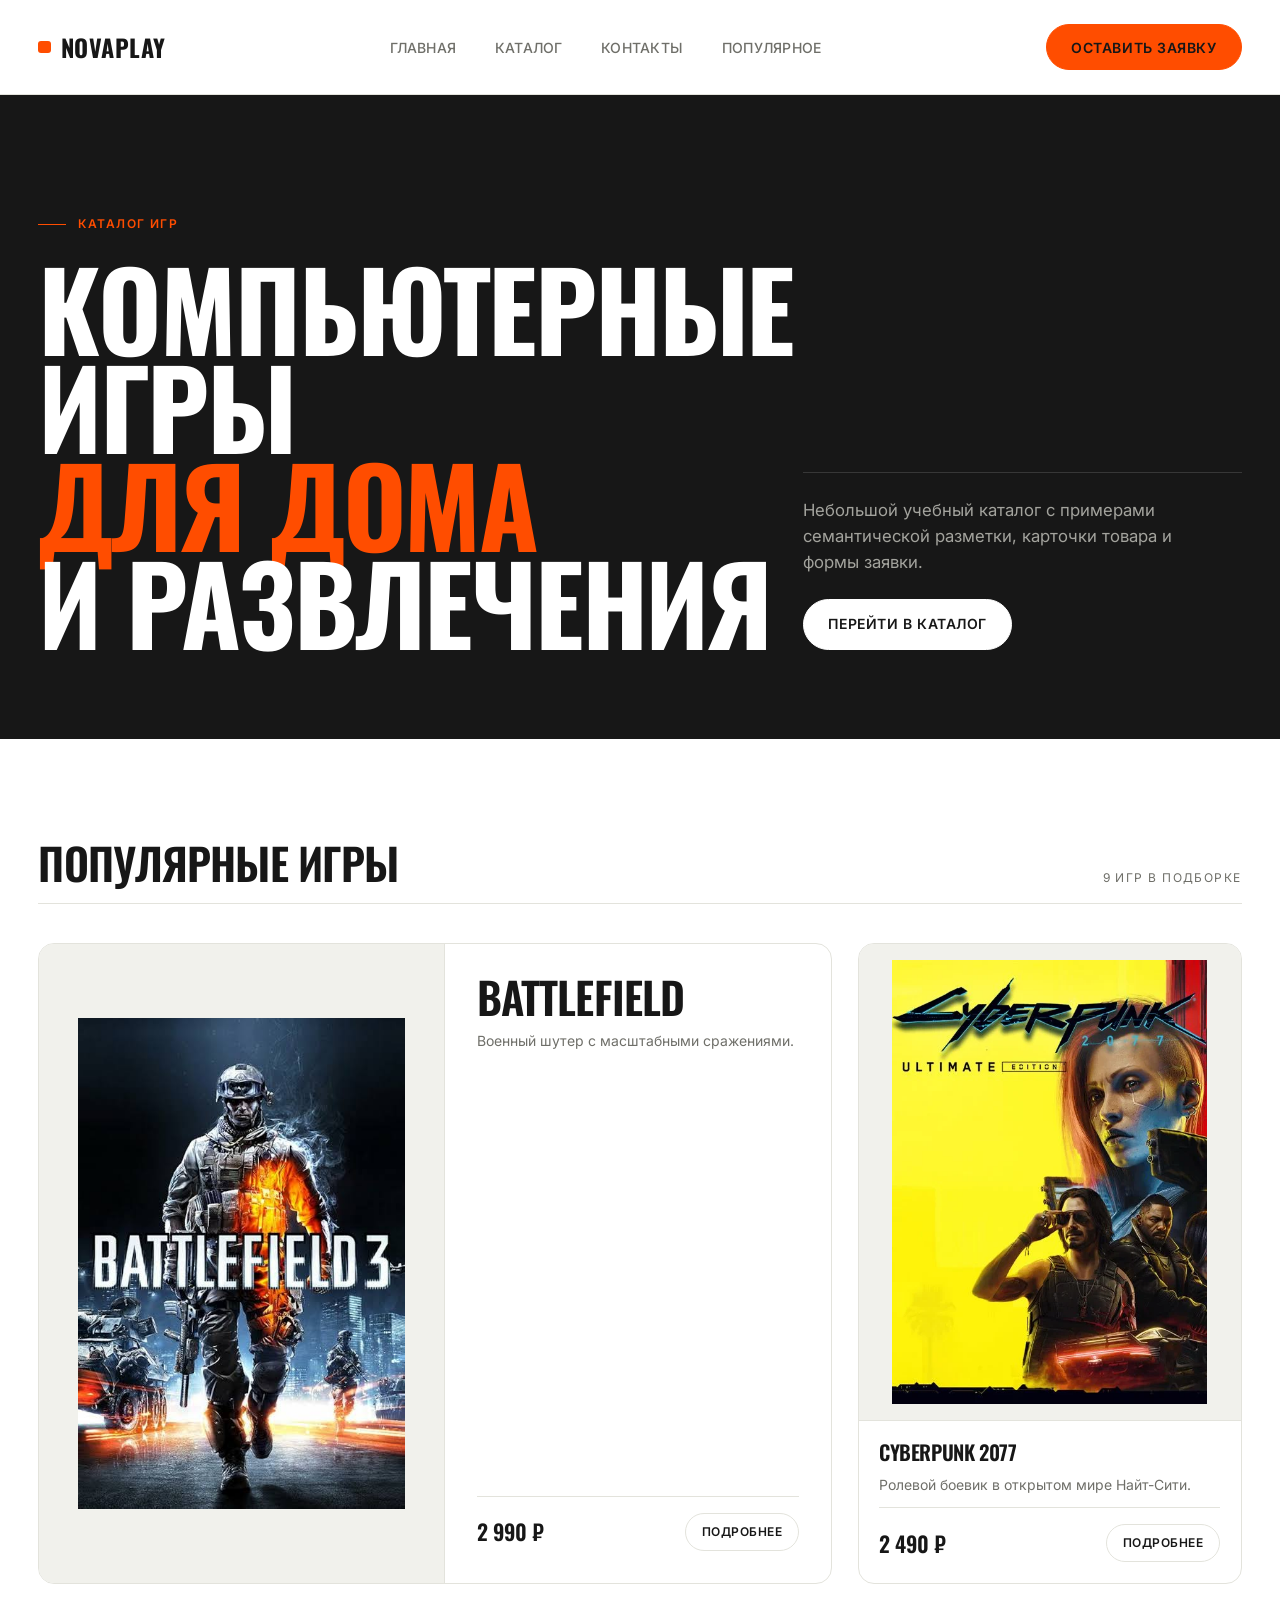
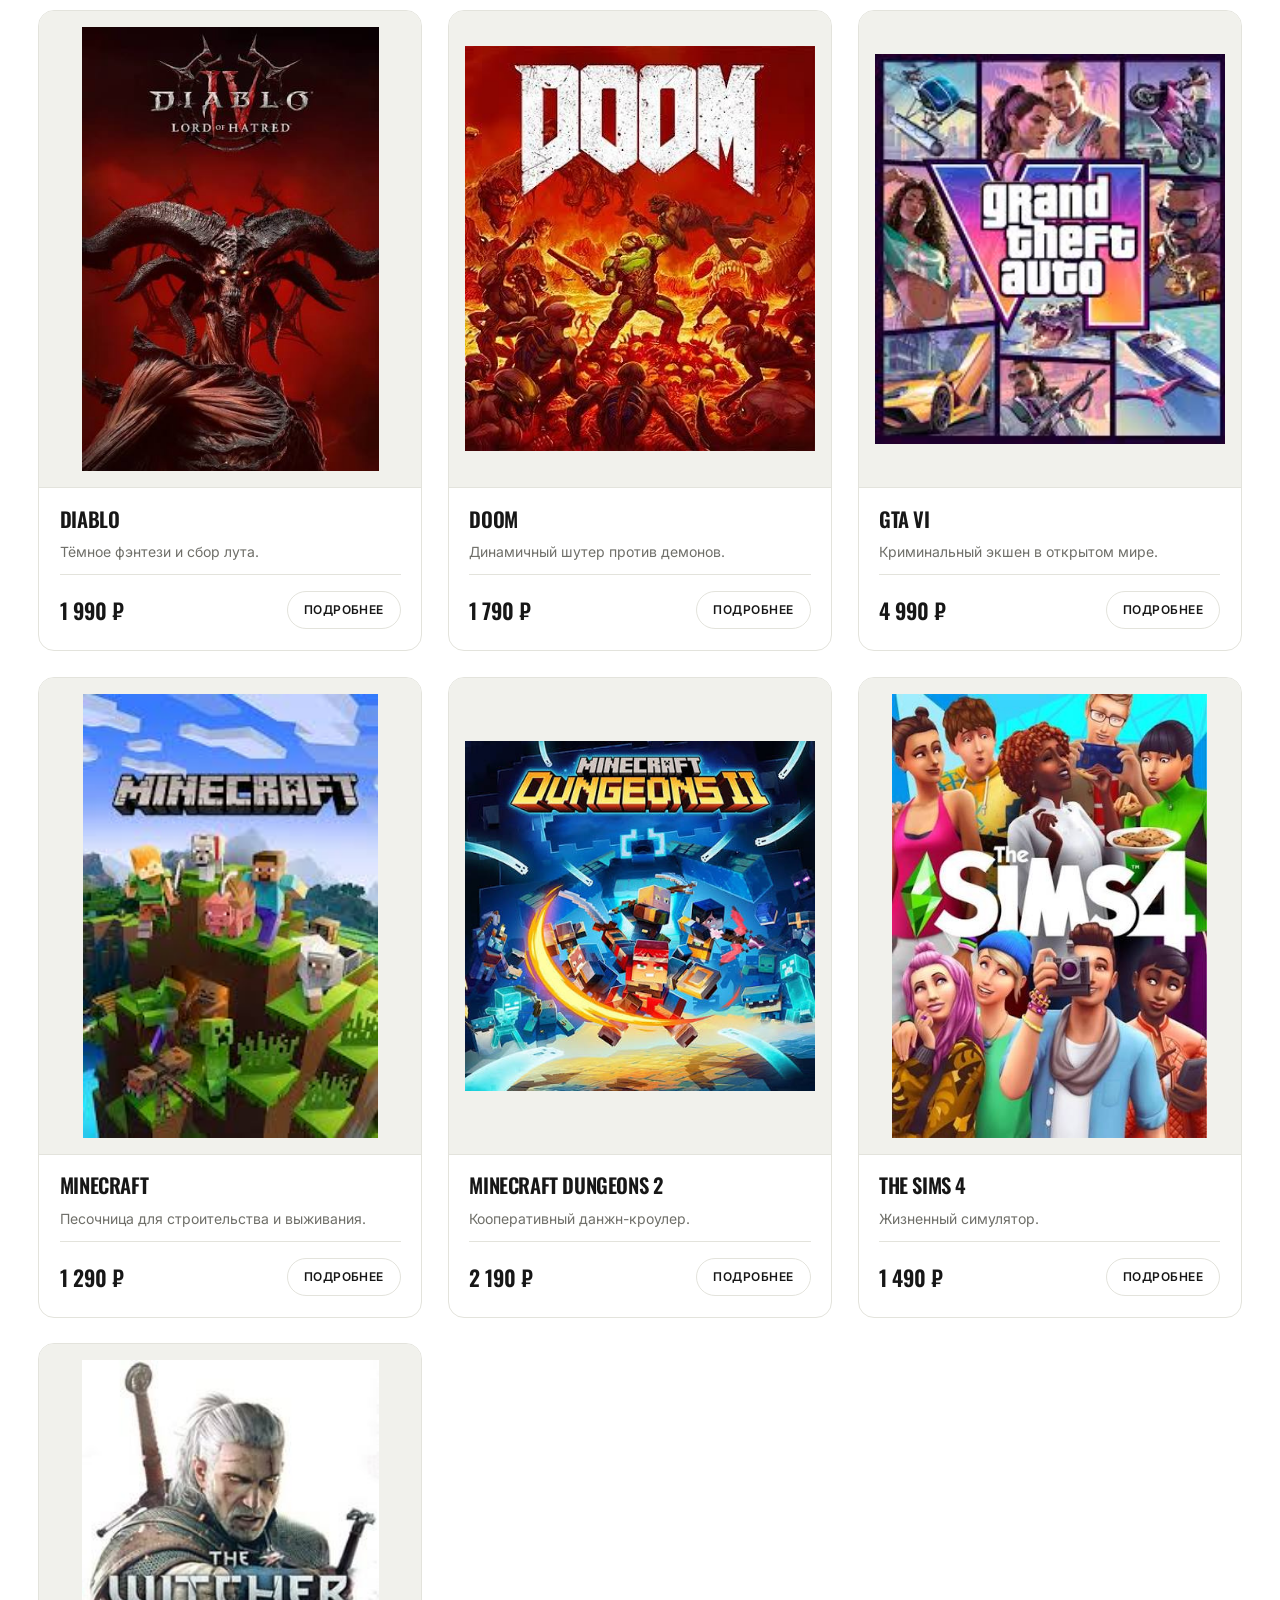
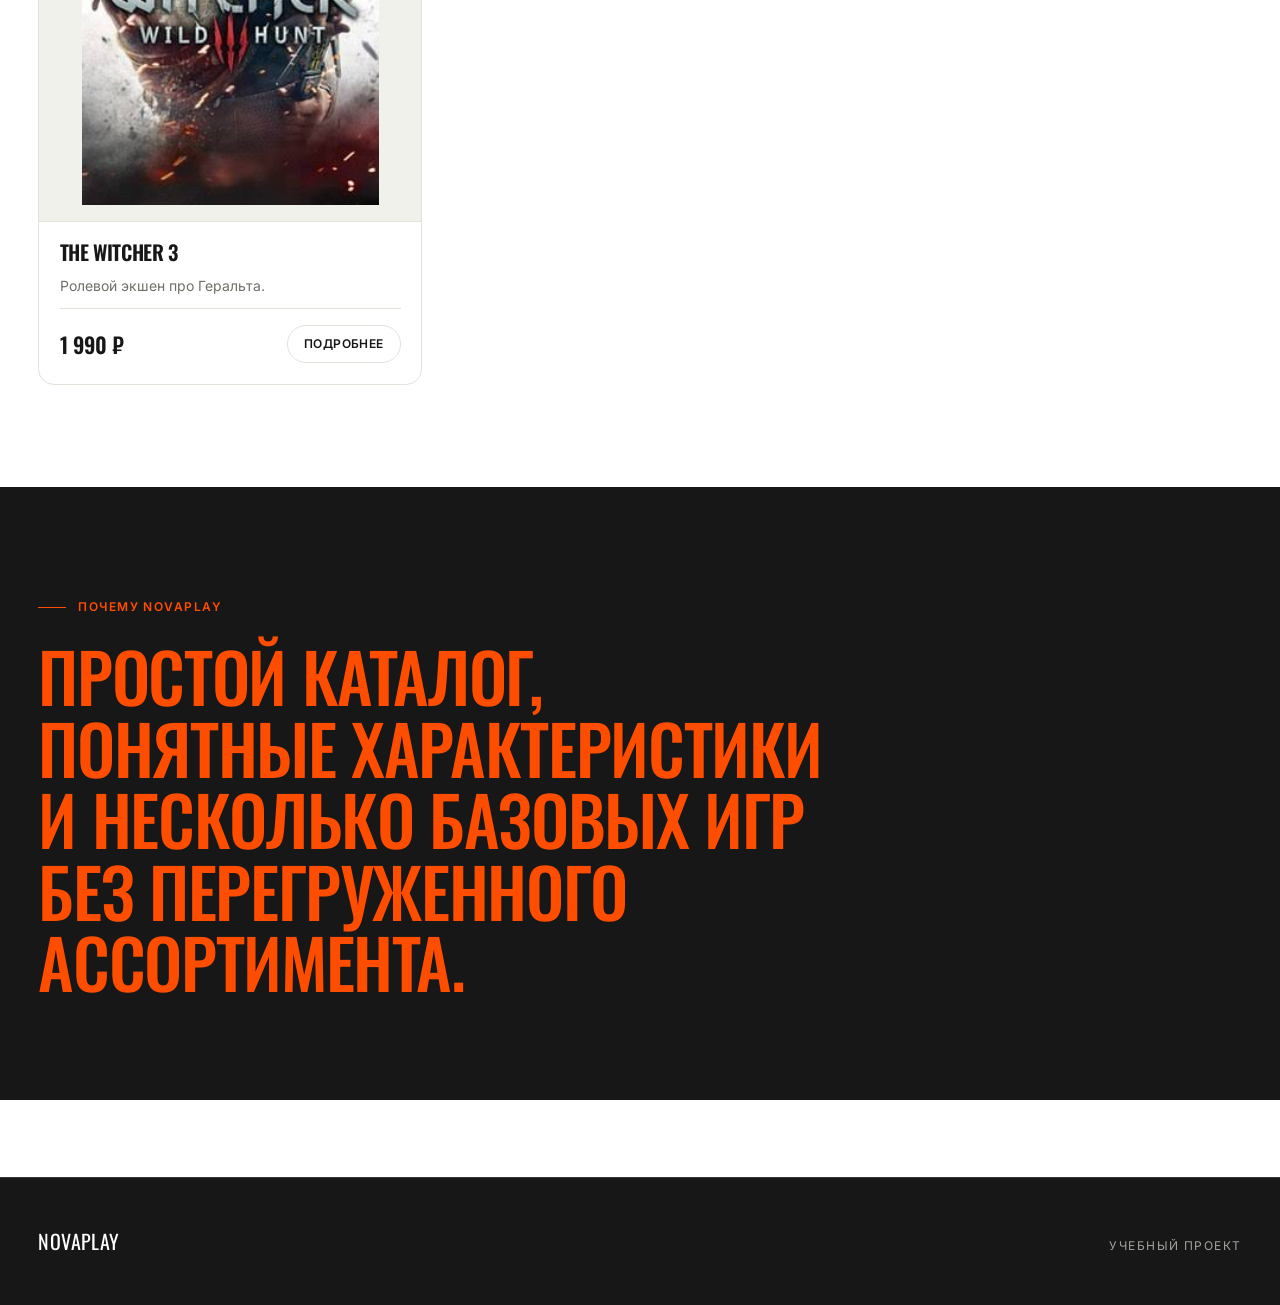
<file: index.html>
<!DOCTYPE html>
<html lang="ru">
<head>
  <meta charset="UTF-8">
  <meta name="viewport" content="width=device-width, initial-scale=1.0">
  <meta name="description" content="Учебный пример небольшого каталога компьютерных игр.">
  <meta name="theme-color" content="#171717">
  <title>NovaPlay — компьютерные игры</title>
  <link rel="preconnect" href="https://fonts.googleapis.com">
  <link rel="preconnect" href="https://fonts.gstatic.com" crossorigin>
  <link rel="stylesheet" href="https://fonts.googleapis.com/css2?family=Inter:wght@400;500;600;700&family=Oswald:wght@400;500;600;700&display=swap">
  <link rel="stylesheet" href="css/style.css">
</head>
<body>
  <a class="skip-link" href="#main">Перейти к содержанию</a>

  <header class="site-header sticky-header">
    <div class="container site-header__inner">
      <a class="logo" href="index.html">
        <span class="logo__mark" aria-hidden="true"></span>NovaPlay
      </a>
      <nav class="site-nav" aria-label="Основная навигация">
        <ul class="site-nav__list">
          <li><a href="index.html">Главная</a></li>
          <li><a href="catalog.html">Каталог</a></li>
          <li><a href="contacts.html">Контакты</a></li>
          <li><a href="#popular">Популярное</a></li>
        </ul>
      </nav>
      <button class="button" type="button" id="open-order-dialog">Оставить заявку</button>
    </div>
  </header>

  <main id="main">
    <section class="hero">
      <div class="container hero__grid">
        <div class="hero__intro">
          <p class="eyebrow">Каталог игр</p>
          <h1 class="hero__title">
            Компьютерные игры <span class="accent">для&nbsp;дома</span> и&nbsp;развлечения
          </h1>
        </div>
        <div class="hero__aside">
          <p class="lead">Небольшой учебный каталог с примерами семантической разметки, карточки товара и формы заявки.</p>
          <a class="button button--light" href="catalog.html">Перейти в каталог</a>
        </div>
      </div>
    </section>

    <section class="section" id="popular">
      <div class="container">
        <div class="section-head">
          <h2 class="section-title">Популярные игры</h2>
          <p class="section-note">9 игр в подборке</p>
        </div>

        <div class="product-grid">
          <article class="product-card product-card--featured">
            <div class="product-card__media">
              <img class="product-card__image" src="images/battlefield.jpg" alt="Battlefield">
            </div>
            <div class="product-card__content">
              <h3 class="product-card__title">Battlefield</h3>
              <p class="product-card__text">Военный шутер с масштабными сражениями.</p>
              <div class="product-card__foot">
                <p class="product-card__price">2 990 ₽</p>
                <a class="button button--ghost" href="product.html">Подробнее</a>
              </div>
            </div>
          </article>

          <article class="product-card">
            <div class="product-card__media">
              <img class="product-card__image" src="images/cyberpank2077.webp" alt="Cyberpunk 2077">
            </div>
            <div class="product-card__content">
              <h3 class="product-card__title">Cyberpunk 2077</h3>
              <p class="product-card__text">Ролевой боевик в открытом мире Найт-Сити.</p>
              <div class="product-card__foot">
                <p class="product-card__price">2 490 ₽</p>
                <a class="button button--ghost" href="product.html">Подробнее</a>
              </div>
            </div>
          </article>

          <article class="product-card">
            <div class="product-card__media">
              <img class="product-card__image" src="images/diablo.jpg" alt="Diablo">
            </div>
            <div class="product-card__content">
              <h3 class="product-card__title">Diablo</h3>
              <p class="product-card__text">Тёмное фэнтези и сбор лута.</p>
              <div class="product-card__foot">
                <p class="product-card__price">1 990 ₽</p>
                <a class="button button--ghost" href="product.html">Подробнее</a>
              </div>
            </div>
          </article>

          <article class="product-card">
            <div class="product-card__media">
              <img class="product-card__image" src="images/doom.jpg" alt="Doom">
            </div>
            <div class="product-card__content">
              <h3 class="product-card__title">Doom</h3>
              <p class="product-card__text">Динамичный шутер против демонов.</p>
              <div class="product-card__foot">
                <p class="product-card__price">1 790 ₽</p>
                <a class="button button--ghost" href="product.html">Подробнее</a>
              </div>
            </div>
          </article>

          <article class="product-card">
            <div class="product-card__media">
              <img class="product-card__image" src="images/gta6.jpg" alt="GTA VI">
            </div>
            <div class="product-card__content">
              <h3 class="product-card__title">GTA VI</h3>
              <p class="product-card__text">Криминальный экшен в открытом мире.</p>
              <div class="product-card__foot">
                <p class="product-card__price">4 990 ₽</p>
                <a class="button button--ghost" href="product.html">Подробнее</a>
              </div>
            </div>
          </article>

          <article class="product-card">
            <div class="product-card__media">
              <img class="product-card__image" src="images/minecraft.jpg" alt="Minecraft">
            </div>
            <div class="product-card__content">
              <h3 class="product-card__title">Minecraft</h3>
              <p class="product-card__text">Песочница для строительства и выживания.</p>
              <div class="product-card__foot">
                <p class="product-card__price">1 290 ₽</p>
                <a class="button button--ghost" href="product.html">Подробнее</a>
              </div>
            </div>
          </article>

          <article class="product-card">
            <div class="product-card__media">
              <img class="product-card__image" src="images/minecraftdungeons2.jpg" alt="Minecraft Dungeons 2">
            </div>
            <div class="product-card__content">
              <h3 class="product-card__title">Minecraft Dungeons 2</h3>
              <p class="product-card__text">Кооперативный данжн-кроулер.</p>
              <div class="product-card__foot">
                <p class="product-card__price">2 190 ₽</p>
                <a class="button button--ghost" href="product.html">Подробнее</a>
              </div>
            </div>
          </article>

          <article class="product-card">
            <div class="product-card__media">
              <img class="product-card__image" src="images/sims4.jpg" alt="The Sims 4">
            </div>
            <div class="product-card__content">
              <h3 class="product-card__title">The Sims 4</h3>
              <p class="product-card__text">Жизненный симулятор.</p>
              <div class="product-card__foot">
                <p class="product-card__price">1 490 ₽</p>
                <a class="button button--ghost" href="product.html">Подробнее</a>
              </div>
            </div>
          </article>

          <article class="product-card">
            <div class="product-card__media">
              <img class="product-card__image" src="images/thewitcher3.jpg" alt="The Witcher 3">
            </div>
            <div class="product-card__content">
              <h3 class="product-card__title">The Witcher 3</h3>
              <p class="product-card__text">Ролевой экшен про Геральта.</p>
              <div class="product-card__foot">
                <p class="product-card__price">1 990 ₽</p>
                <a class="button button--ghost" href="product.html">Подробнее</a>
              </div>
            </div>
          </article>
        </div>
      </div>
    </section>

    <section class="section section--ink" id="advantages">
      <div class="container">
        <p class="eyebrow">Почему NovaPlay</p>
        <h2 class="statement__title">Простой каталог, понятные характеристики и несколько базовых игр без перегруженного ассортимента.</h2>
      </div>
    </section>
  </main>

  <footer class="site-footer" id="contacts">
    <div class="container site-footer__inner">
      <p class="site-footer__brand">NovaPlay</p>
      <p class="site-footer__note">Учебный проект</p>
    </div>
  </footer>

  <dialog class="order-dialog" id="order-dialog">
    <form class="order-form" id="order-form" action="#" method="post">
      <h2>Заявка на NovaPlay One</h2>

      <label for="order-name">Имя</label>
      <input id="order-name" name="name" type="text" minlength="2" maxlength="50" autocomplete="name" required>

      <label for="order-email">E-mail</label>
      <input id="order-email" name="email" type="email" placeholder="name@example.ru" autocomplete="email" required>

      <label for="order-phone">Телефон</label>
      <input id="order-phone" name="phone" type="tel" inputmode="tel" placeholder="+7 900 000-00-00" pattern="\+7[0-9]{10}" autocomplete="tel" required>

      <label for="order-model">Модель</label>
      <select id="order-model" name="model" required>
        <option value="">Выберите модель</option>
        <option value="novaplay-one">NovaPlay One</option>
      </select>

      <label for="order-date">Желаемая дата связи</label>
      <input id="order-date" name="contact-date" type="date">

      <input name="source" type="hidden" value="main-page">

      <label for="order-comment">Комментарий</label>
      <textarea id="order-comment" name="comment" rows="4" maxlength="300" placeholder="Дополнительная информация"></textarea>

      <label class="checkbox-label" for="order-agreement">
        <input id="order-agreement" name="agreement" type="checkbox" required>
        Согласен на обработку данных
      </label>

      <p class="form-message" id="form-message" hidden>Заявка отправлена.</p>

      <div class="form-actions">
        <button class="button" type="submit">Отправить</button>
        <button class="button button--ghost" type="button" id="close-order-dialog">Закрыть</button>
      </div>
    </form>
  </dialog>

  <script src="js/main.js"></script>
</body>
</html>
</file>
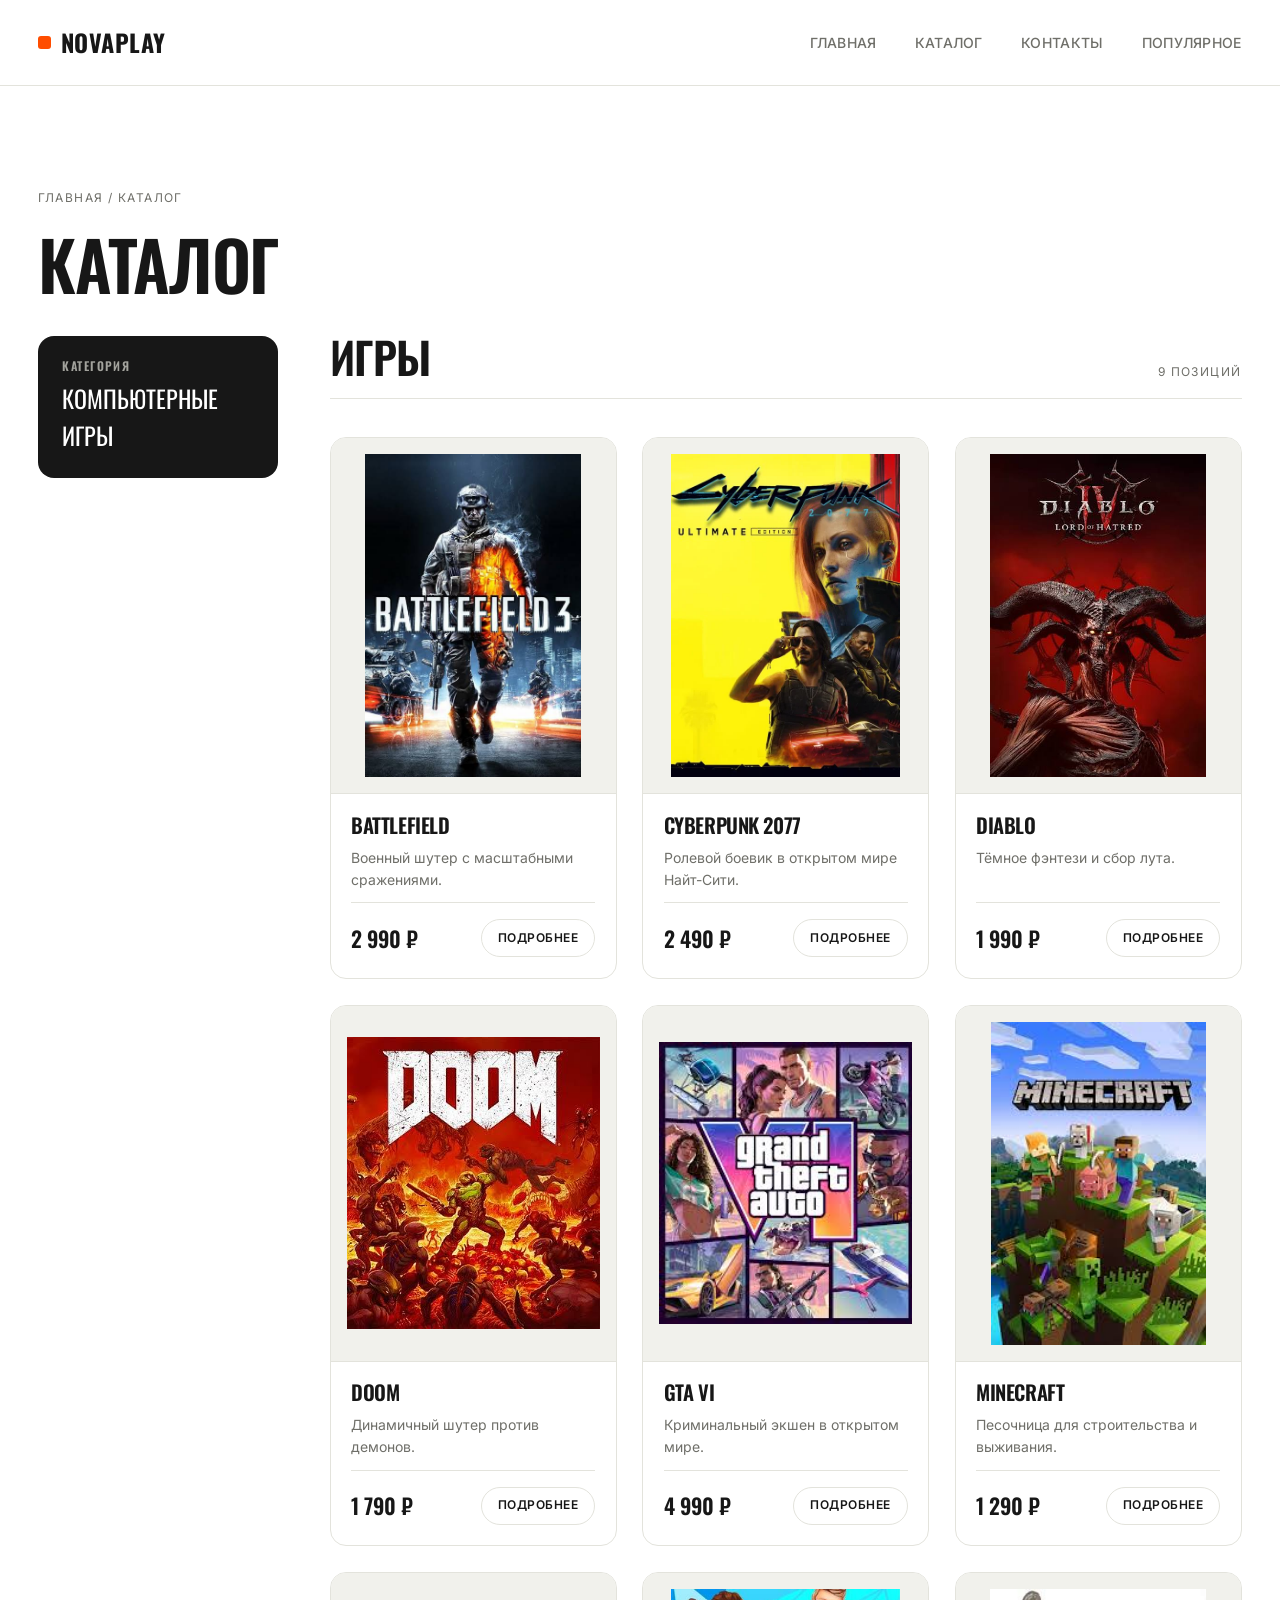
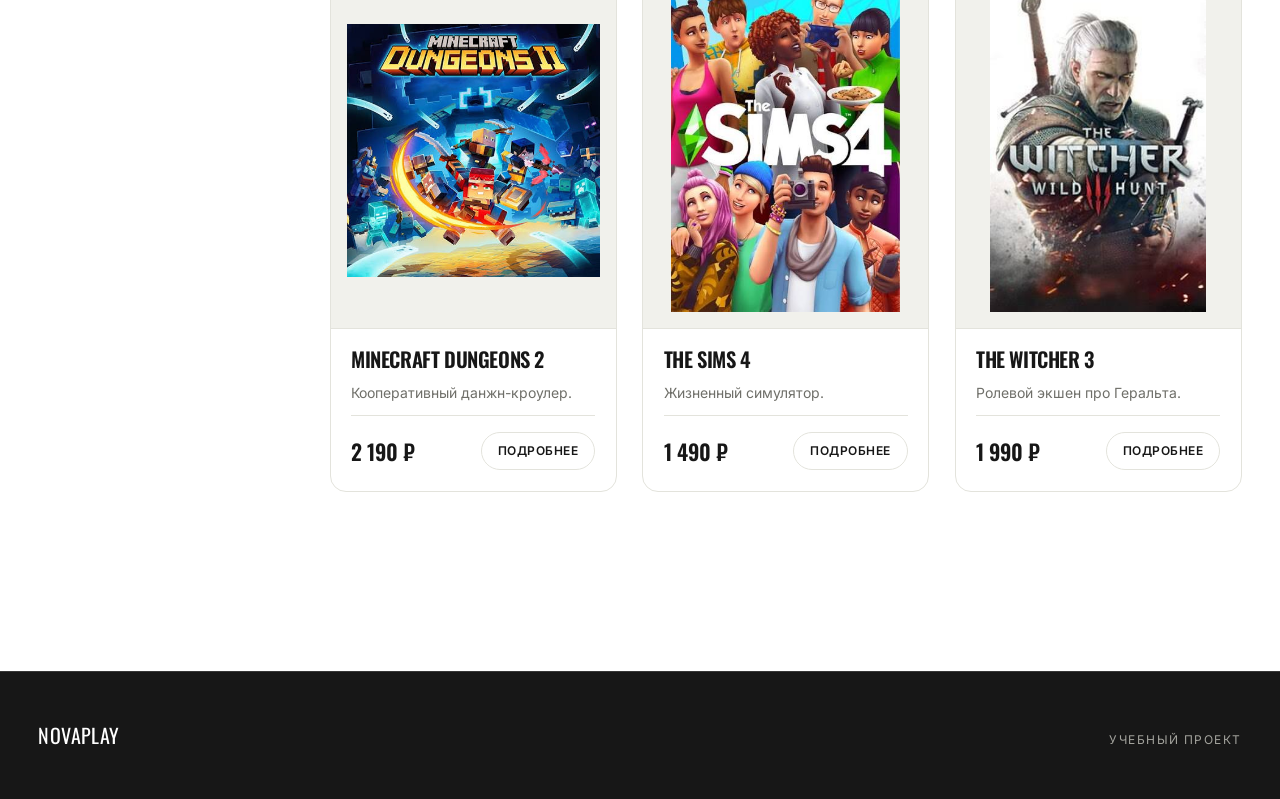
<file: catalog.html>
<!DOCTYPE html>
<html lang="ru">
<head>
  <meta charset="UTF-8">
  <meta name="viewport" content="width=device-width, initial-scale=1.0">
  <meta name="description" content="Каталог компьютерных игр NovaPlay.">
  <meta name="theme-color" content="#171717">
  <title>Каталог — NovaPlay</title>
  <link rel="preconnect" href="https://fonts.googleapis.com">
  <link rel="preconnect" href="https://fonts.gstatic.com" crossorigin>
  <link rel="stylesheet" href="https://fonts.googleapis.com/css2?family=Inter:wght@400;500;600;700&family=Oswald:wght@400;500;600;700&display=swap">
  <link rel="stylesheet" href="css/style.css">
</head>
<body>
  <a class="skip-link" href="#main">Перейти к содержанию</a>

  <header class="site-header sticky-header">
    <div class="container site-header__inner">
      <a class="logo" href="index.html">
        <span class="logo__mark" aria-hidden="true"></span>NovaPlay
      </a>
      <nav class="site-nav" aria-label="Основная навигация">
        <ul class="site-nav__list">
          <li><a href="index.html">Главная</a></li>
          <li><a href="catalog.html">Каталог</a></li>
          <li><a href="contacts.html">Контакты</a></li>
          <li><a href="index.html#popular">Популярное</a></li>
        </ul>
      </nav>
    </div>
  </header>

  <main class="section" id="main">
    <div class="container">
      <nav class="breadcrumbs" aria-label="Хлебные крошки">
        <a href="index.html">Главная</a> / <span>Каталог</span>
      </nav>
      <h1 class="page-title">Каталог</h1>

      <div class="catalog-layout">
        <aside class="catalog-note">
          <h2>Категория</h2>
          <p>Компьютерные игры</p>
        </aside>

        <section class="catalog-main">
          <div class="section-head">
            <h2 class="section-title">Игры</h2>
            <p class="section-note">9 позиций</p>
          </div>

          <div class="product-grid">
            <article class="product-card">
              <div class="product-card__media">
                <img class="product-card__image" src="images/battlefield.jpg" alt="Battlefield">
              </div>
              <div class="product-card__content">
                <h3 class="product-card__title">Battlefield</h3>
                <p class="product-card__text">Военный шутер с масштабными сражениями.</p>
                <div class="product-card__foot">
                  <p class="product-card__price">2 990 ₽</p>
                  <a class="button button--ghost" href="product.html">Подробнее</a>
                </div>
              </div>
            </article>

            <article class="product-card">
              <div class="product-card__media">
                <img class="product-card__image" src="images/cyberpank2077.webp" alt="Cyberpunk 2077">
              </div>
              <div class="product-card__content">
                <h3 class="product-card__title">Cyberpunk 2077</h3>
                <p class="product-card__text">Ролевой боевик в открытом мире Найт-Сити.</p>
                <div class="product-card__foot">
                  <p class="product-card__price">2 490 ₽</p>
                  <a class="button button--ghost" href="product.html">Подробнее</a>
                </div>
              </div>
            </article>

            <article class="product-card">
              <div class="product-card__media">
                <img class="product-card__image" src="images/diablo.jpg" alt="Diablo">
              </div>
              <div class="product-card__content">
                <h3 class="product-card__title">Diablo</h3>
                <p class="product-card__text">Тёмное фэнтези и сбор лута.</p>
                <div class="product-card__foot">
                  <p class="product-card__price">1 990 ₽</p>
                  <a class="button button--ghost" href="product.html">Подробнее</a>
                </div>
              </div>
            </article>

            <article class="product-card">
              <div class="product-card__media">
                <img class="product-card__image" src="images/doom.jpg" alt="Doom">
              </div>
              <div class="product-card__content">
                <h3 class="product-card__title">Doom</h3>
                <p class="product-card__text">Динамичный шутер против демонов.</p>
                <div class="product-card__foot">
                  <p class="product-card__price">1 790 ₽</p>
                  <a class="button button--ghost" href="product.html">Подробнее</a>
                </div>
              </div>
            </article>

            <article class="product-card">
              <div class="product-card__media">
                <img class="product-card__image" src="images/gta6.jpg" alt="GTA VI">
              </div>
              <div class="product-card__content">
                <h3 class="product-card__title">GTA VI</h3>
                <p class="product-card__text">Криминальный экшен в открытом мире.</p>
                <div class="product-card__foot">
                  <p class="product-card__price">4 990 ₽</p>
                  <a class="button button--ghost" href="product.html">Подробнее</a>
                </div>
              </div>
            </article>

            <article class="product-card">
              <div class="product-card__media">
                <img class="product-card__image" src="images/minecraft.jpg" alt="Minecraft">
              </div>
              <div class="product-card__content">
                <h3 class="product-card__title">Minecraft</h3>
                <p class="product-card__text">Песочница для строительства и выживания.</p>
                <div class="product-card__foot">
                  <p class="product-card__price">1 290 ₽</p>
                  <a class="button button--ghost" href="product.html">Подробнее</a>
                </div>
              </div>
            </article>

            <article class="product-card">
              <div class="product-card__media">
                <img class="product-card__image" src="images/minecraftdungeons2.jpg" alt="Minecraft Dungeons 2">
              </div>
              <div class="product-card__content">
                <h3 class="product-card__title">Minecraft Dungeons 2</h3>
                <p class="product-card__text">Кооперативный данжн-кроулер.</p>
                <div class="product-card__foot">
                  <p class="product-card__price">2 190 ₽</p>
                  <a class="button button--ghost" href="product.html">Подробнее</a>
                </div>
              </div>
            </article>

            <article class="product-card">
              <div class="product-card__media">
                <img class="product-card__image" src="images/sims4.jpg" alt="The Sims 4">
              </div>
              <div class="product-card__content">
                <h3 class="product-card__title">The Sims 4</h3>
                <p class="product-card__text">Жизненный симулятор.</p>
                <div class="product-card__foot">
                  <p class="product-card__price">1 490 ₽</p>
                  <a class="button button--ghost" href="product.html">Подробнее</a>
                </div>
              </div>
            </article>

            <article class="product-card">
              <div class="product-card__media">
                <img class="product-card__image" src="images/thewitcher3.jpg" alt="The Witcher 3">
              </div>
              <div class="product-card__content">
                <h3 class="product-card__title">The Witcher 3</h3>
                <p class="product-card__text">Ролевой экшен про Геральта.</p>
                <div class="product-card__foot">
                  <p class="product-card__price">1 990 ₽</p>
                  <a class="button button--ghost" href="product.html">Подробнее</a>
                </div>
              </div>
            </article>
          </div>
        </section>
      </div>
    </div>
  </main>

  <footer class="site-footer">
    <div class="container site-footer__inner">
      <p class="site-footer__brand">NovaPlay</p>
      <p class="site-footer__note">Учебный проект</p>
    </div>
  </footer>
</body>
</html>
</file>
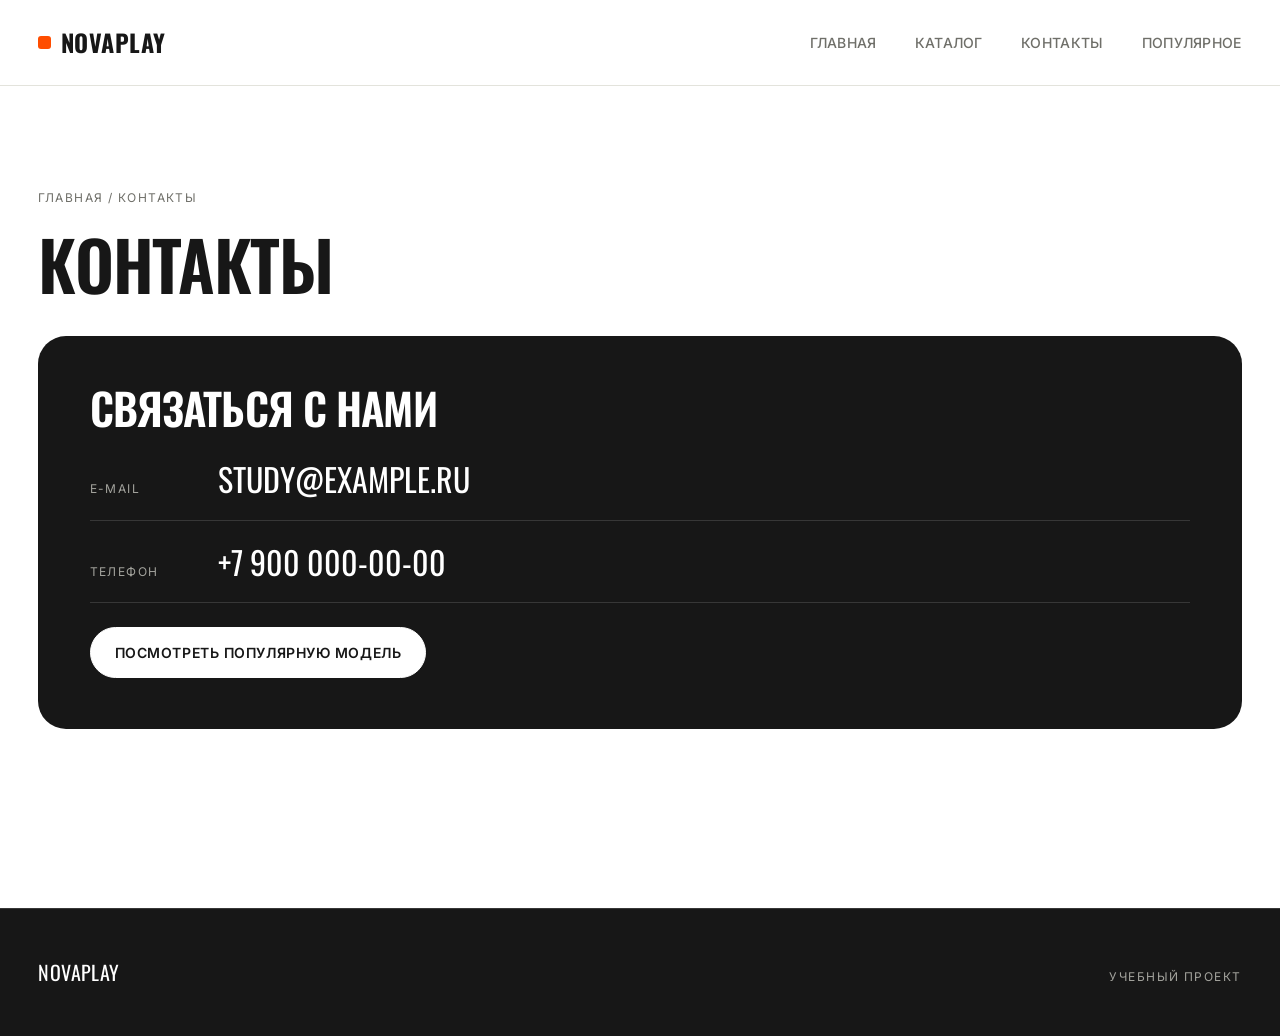
<file: contacts.html>
<!DOCTYPE html>
<html lang="ru">
<head>
  <meta charset="UTF-8">
  <meta name="viewport" content="width=device-width, initial-scale=1.0">
  <meta name="description" content="Контакты учебного проекта NovaPlay.">
  <meta name="theme-color" content="#171717">
  <title>Контакты — NovaPlay</title>
  <link rel="preconnect" href="https://fonts.googleapis.com">
  <link rel="preconnect" href="https://fonts.gstatic.com" crossorigin>
  <link rel="stylesheet" href="https://fonts.googleapis.com/css2?family=Inter:wght@400;500;600;700&family=Oswald:wght@400;500;600;700&display=swap">
  <link rel="stylesheet" href="css/style.css">
</head>
<body>
  <a class="skip-link" href="#main">Перейти к содержанию</a>

  <header class="site-header">
    <div class="container site-header__inner">
      <a class="logo" href="index.html">
        <span class="logo__mark" aria-hidden="true"></span>NovaPlay
      </a>
      <nav class="site-nav" aria-label="Основная навигация">
        <ul class="site-nav__list">
          <li><a href="index.html">Главная</a></li>
          <li><a href="catalog.html">Каталог</a></li>
          <li><a href="contacts.html">Контакты</a></li>
          <li><a href="index.html#popular">Популярное</a></li>
        </ul>
      </nav>
    </div>
  </header>

  <main class="section" id="main">
    <div class="container">
      <nav class="breadcrumbs" aria-label="Хлебные крошки">
        <a href="index.html">Главная</a> / <span>Контакты</span>
      </nav>
      <h1 class="page-title">Контакты</h1>

      <section class="contact-box">
        <h2>Связаться с нами</h2>
        <ul class="contact-list">
          <li>
            <span class="contact-list__label">E-mail</span>
            <a href="mailto:study@example.ru">study@example.ru</a>
          </li>
          <li>
            <span class="contact-list__label">Телефон</span>
            <a href="tel:+79000000000">+7 900 000-00-00</a>
          </li>
        </ul>
        <a class="button button--light" href="index.html#popular">Посмотреть популярную модель</a>
      </section>
    </div>
  </main>

  <footer class="site-footer">
    <div class="container site-footer__inner">
      <p class="site-footer__brand">NovaPlay</p>
      <p class="site-footer__note">Учебный проект</p>
    </div>
  </footer>
</body>
</html>
</file>
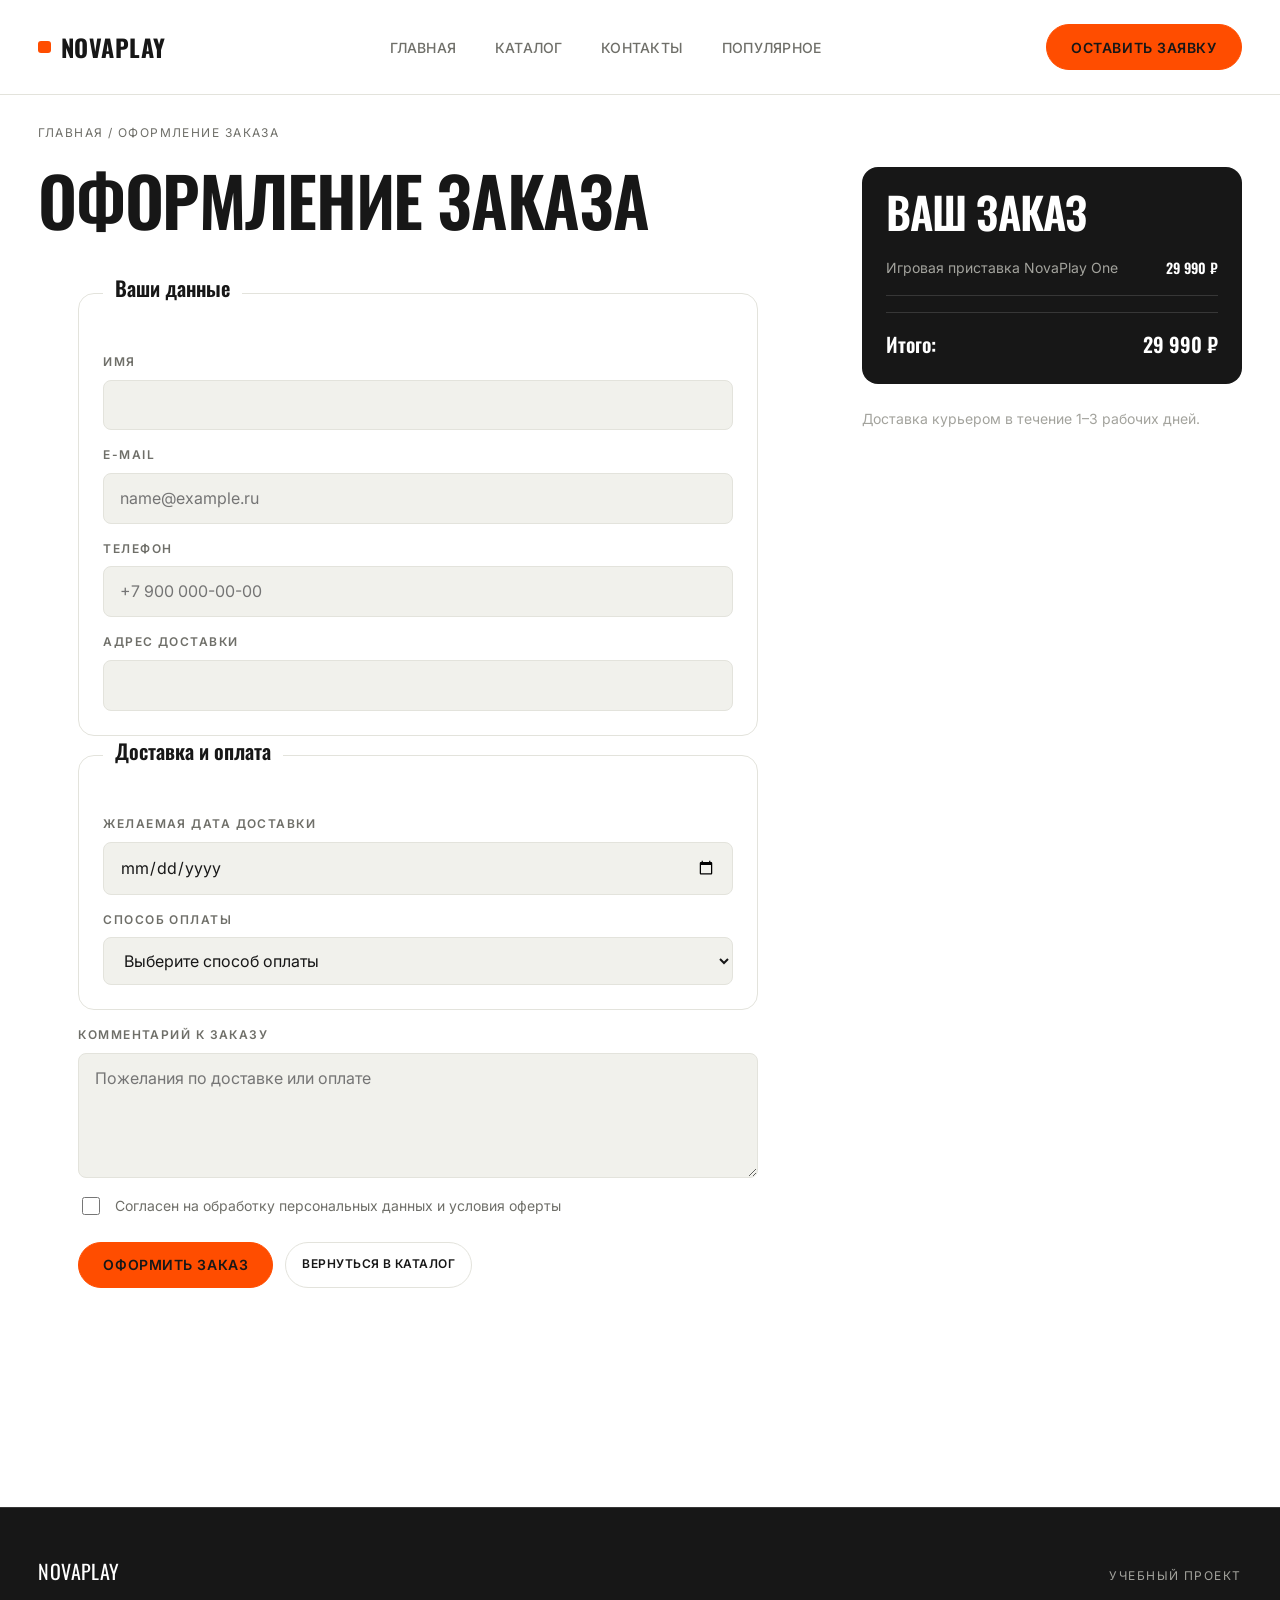
<file: order.html>
<!DOCTYPE html>
<html lang="ru">
<head>
  <meta charset="UTF-8">
  <meta name="viewport" content="width=device-width, initial-scale=1.0">
  <meta name="description" content="Оформление заказа в интернет-магазине NovaPlay.">
  <meta name="theme-color" content="#171717">
  <title>Оформление заказа — NovaPlay</title>
  <link rel="preconnect" href="https://fonts.googleapis.com">
  <link rel="preconnect" href="https://fonts.gstatic.com" crossorigin>
  <link rel="stylesheet" href="https://fonts.googleapis.com/css2?family=Inter:wght@400;500;600;700&family=Oswald:wght@400;500;600;700&display=swap">
  <link rel="stylesheet" href="css/style.css">
  <link rel="stylesheet" href="css/responsive.css">
</head>
<body>
  <a class="skip-link" href="#main">Перейти к содержанию</a>

  <header class="site-header sticky-header">
    <div class="container site-header__inner">
      <a class="logo" href="index.html">
        <span class="logo__mark" aria-hidden="true"></span>NovaPlay
      </a>
      <nav class="site-nav" aria-label="Основная навигация">
        <ul class="site-nav__list">
          <li><a href="index.html">Главная</a></li>
          <li><a href="catalog.html">Каталог</a></li>
          <li><a href="contacts.html">Контакты</a></li>
          <li><a href="index.html#popular">Популярное</a></li>
        </ul>
      </nav>
      <button class="button" type="button" id="open-order-dialog">Оставить заявку</button>
      <button class="button button--ghost mobile-menu-toggle" type="button" aria-label="Открыть меню" aria-expanded="false">
        <span class="mobile-menu-toggle__line"></span>
        <span class="mobile-menu-toggle__line"></span>
        <span class="mobile-menu-toggle__line"></span>
      </button>
    </div>
  </header>

  <main id="main">
    <section class="section order-page">
      <div class="container">
        <nav class="breadcrumbs" aria-label="Хлебные крошки">
          <a href="index.html">Главная</a> / <span>Оформление заказа</span>
        </nav>

        <div class="order-layout">
          <div class="order-form-section">
            <h1 class="page-title">Оформление заказа</h1>

            <form class="order-form" id="order-form" action="#" method="post" novalidate>
              <fieldset class="order-form__fieldset">
                <legend class="order-form__legend">Ваши данные</legend>

                <label for="order-name">Имя</label>
                <input id="order-name" name="name" type="text" minlength="2" maxlength="50" autocomplete="name" required>

                <label for="order-email">E-mail</label>
                <input id="order-email" name="email" type="email" placeholder="name@example.ru" autocomplete="email" required>

                <label for="order-phone">Телефон</label>
                <input id="order-phone" name="phone" type="tel" inputmode="tel" placeholder="+7 900 000-00-00" pattern="\+7[0-9]{10}" autocomplete="tel" required>

                <label for="order-address">Адрес доставки</label>
                <input id="order-address" name="address" type="text" maxlength="200" autocomplete="street-address" required>
              </fieldset>

              <fieldset class="order-form__fieldset">
                <legend class="order-form__legend">Доставка и оплата</legend>

                <label for="order-date">Желаемая дата доставки</label>
                <input id="order-date" name="delivery-date" type="date" required>

                <label for="order-payment">Способ оплаты</label>
                <select id="order-payment" name="payment" required>
                  <option value="">Выберите способ оплаты</option>
                  <option value="card">Банковская карта онлайн</option>
                  <option value="cash">Наличными при получении</option>
                  <option value="sbp">Система быстрых платежей (СБП)</option>
                </select>
              </fieldset>

              <label for="order-comment">Комментарий к заказу</label>
              <textarea id="order-comment" name="comment" rows="4" maxlength="300" placeholder="Пожелания по доставке или оплате"></textarea>

              <label class="checkbox-label order-form__agreement" for="order-agreement">
                <input id="order-agreement" name="agreement" type="checkbox" required>
                Согласен на обработку персональных данных и условия оферты
              </label>

              <p class="form-message" id="form-message" hidden>Заказ успешно оформлен. Мы свяжемся с вами в ближайшее время.</p>

              <div class="form-actions">
                <button class="button" type="submit">Оформить заказ</button>
                <a class="button button--ghost" href="catalog.html">Вернуться в каталог</a>
              </div>
            </form>
          </div>

          <aside class="order-summary">
            <div class="order-summary__card">
              <h2 class="order-summary__title">Ваш заказ</h2>
              <div class="order-summary__item">
                <span class="order-summary__item-name">Игровая приставка NovaPlay One</span>
                <span class="order-summary__item-price">29 990 ₽</span>
              </div>
              <div class="order-summary-divider"></div>
              <div class="order-summary__totals">
                <span class="order-summary__totals-label">Итого:</span>
                <span class="order-summary__totals-price">29 990 ₽</span>
              </div>
            </div>
            <p class="order-summary__note">Доставка курьером в течение 1–3 рабочих дней.</p>
          </aside>
        </div>
      </div>
    </section>
  </main>

  <footer class="site-footer" id="contacts">
    <div class="container site-footer__inner">
      <p class="site-footer__brand">NovaPlay</p>
      <p class="site-footer__note">Учебный проект</p>
    </div>
  </footer>

  <dialog class="order-dialog" id="order-dialog">
    <form class="order-form" id="order-dialog-form" action="#" method="post">
      <h2>Быстрая заявка</h2>

      <label for="dialog-order-name">Имя</label>
      <input id="dialog-order-name" name="name" type="text" minlength="2" maxlength="50" autocomplete="name" required>

      <label for="dialog-order-phone">Телефон</label>
      <input id="dialog-order-phone" name="phone" type="tel" inputmode="tel" placeholder="+7 900 000-00-00" pattern="\+7[0-9]{10}" autocomplete="tel" required>

      <input name="source" type="hidden" value="order-page-dialog">

      <p class="form-message" id="dialog-form-message" hidden>Заявка принята. Мы перезвоним вам.</p>

      <div class="form-actions">
        <button class="button" type="submit">Отправить</button>
        <button class="button button--ghost" type="button" id="close-dialog-order">Закрыть</button>
      </div>
    </form>
  </dialog>

  <script src="js/main.js"></script>
</body>
</html>
</file>
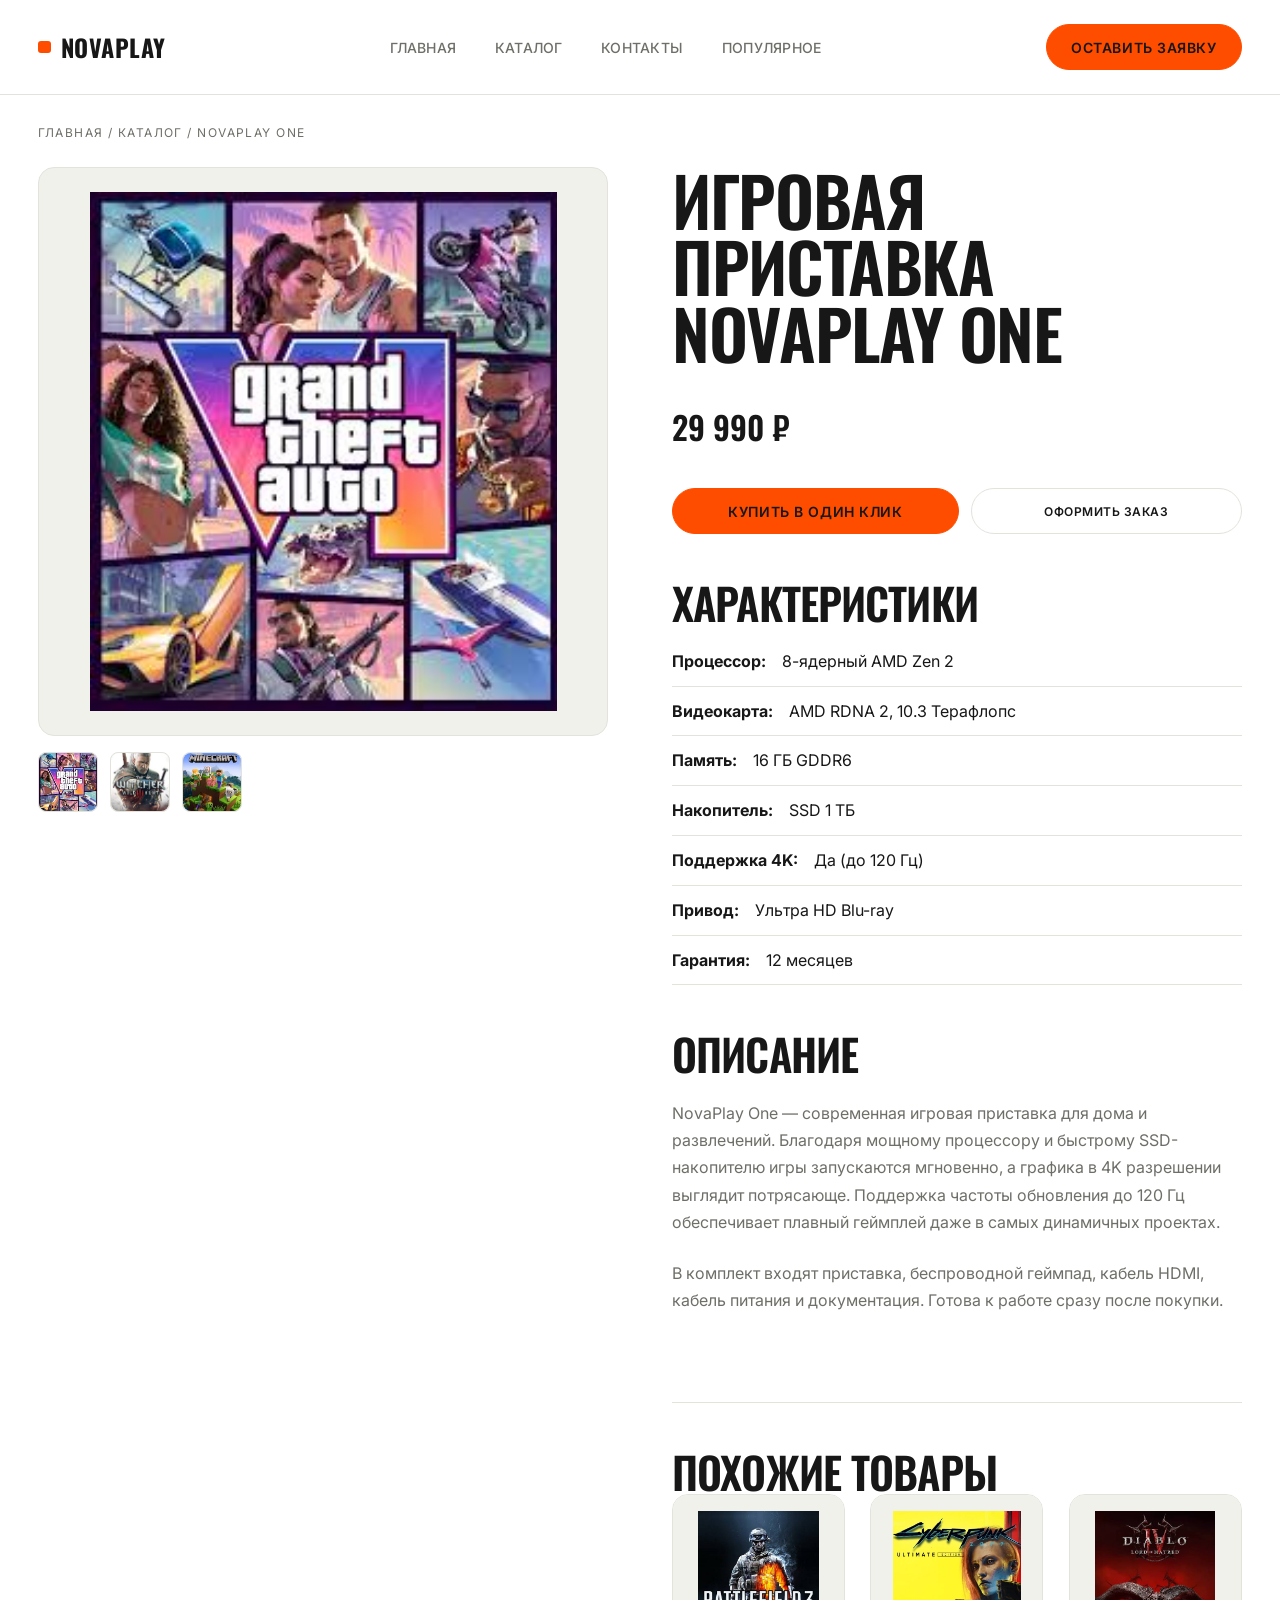
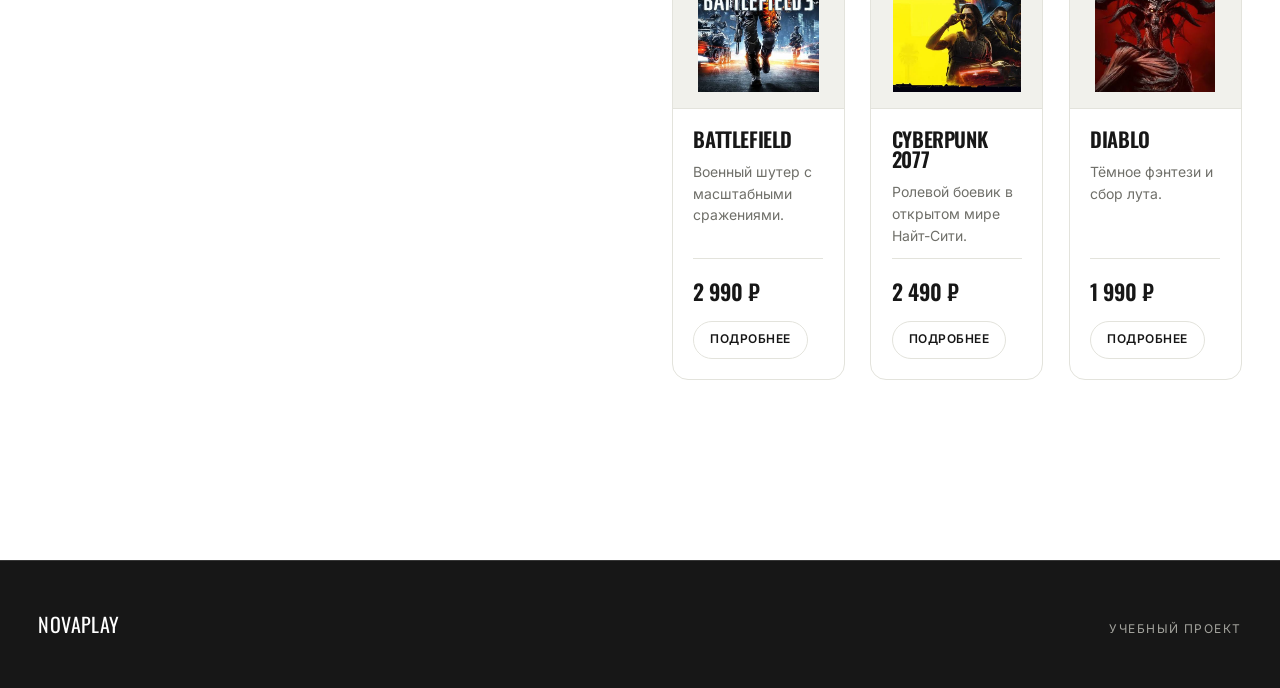
<file: product.html>
<!DOCTYPE html>
<html lang="ru">
<head>
  <meta charset="UTF-8">
  <meta name="viewport" content="width=device-width, initial-scale=1.0">
  <meta name="description" content="Игровая приставка NovaPlay One — характеристики, цена, покупка.">
  <meta name="theme-color" content="#171717">
  <title>Игровая приставка NovaPlay One — NovaPlay</title>
  <link rel="preconnect" href="https://fonts.googleapis.com">
  <link rel="preconnect" href="https://fonts.gstatic.com" crossorigin>
  <link rel="stylesheet" href="https://fonts.googleapis.com/css2?family=Inter:wght@400;500;600;700&family=Oswald:wght@400;500;600;700&display=swap">
  <link rel="stylesheet" href="css/style.css">
  <link rel="stylesheet" href="css/responsive.css">
</head>
<body>
  <a class="skip-link" href="#main">Перейти к содержанию</a>

  <header class="site-header sticky-header">
    <div class="container site-header__inner">
      <a class="logo" href="index.html">
        <span class="logo__mark" aria-hidden="true"></span>NovaPlay
      </a>
      <nav class="site-nav" aria-label="Основная навигация">
        <ul class="site-nav__list">
          <li><a href="index.html">Главная</a></li>
          <li><a href="catalog.html">Каталог</a></li>
          <li><a href="contacts.html">Контакты</a></li>
          <li><a href="index.html#popular">Популярное</a></li>
        </ul>
      </nav>
      <button class="button" type="button" id="open-order-dialog">Оставить заявку</button>
      <button class="button button--ghost mobile-menu-toggle" type="button" aria-label="Открыть меню" aria-expanded="false">
        <span class="mobile-menu-toggle__line"></span>
        <span class="mobile-menu-toggle__line"></span>
        <span class="mobile-menu-toggle__line"></span>
      </button>
    </div>
  </header>

  <main id="main">
    <section class="section product-page">
      <div class="container">
        <nav class="breadcrumbs" aria-label="Хлебные крошки">
          <a href="index.html">Главная</a> / <a href="catalog.html">Каталог</a> / <span>NovaPlay One</span>
        </nav>

        <div class="product-detail">
          <div class="product-detail__gallery">
            <div class="product-detail__media">
              <img class="product-detail__image" src="images/gta6.jpg" alt="Игровая приставка NovaPlay One" loading="lazy">
            </div>
            <div class="product-detail__thumbnails">
              <button class="product-detail__thumb" aria-label="Основной вид" data-image="images/gta6.jpg">
                <img src="images/gta6.jpg" alt="Миниатюра 1">
              </button>
              <button class="product-detail__thumb" aria-label="Вид со стороны" data-image="images/thewitcher3.jpg">
                <img src="images/thewitcher3.jpg" alt="Миниатюра 2">
              </button>
              <button class="product-detail__thumb" aria-label="Комплектация" data-image="images/minecraft.jpg">
                <img src="images/minecraft.jpg" alt="Миниатюра 3">
              </button>
            </div>
          </div>

          <div class="product-detail__info">
            <h1 class="product-detail__title">Игровая приставка NovaPlay One</h1>
            <p class="product-detail__price">29 990 ₽</p>

            <div class="product-detail__actions">
              <button class="button product-detail__buy" type="button">
                Купить в один клик
              </button>
              <button class="button button--ghost product-detail__order" type="button">
                Оформить заказ
              </button>
            </div>

            <h2 class="product-detail__subtitle">Характеристики</h2>
            <ul class="product-detail__specs">
              <li><strong>Процессор:</strong> 8-ядерный AMD Zen 2</li>
              <li><strong>Видеокарта:</strong> AMD RDNA 2, 10.3 Терафлопс</li>
              <li><strong>Память:</strong> 16 ГБ GDDR6</li>
              <li><strong>Накопитель:</strong> SSD 1 ТБ</li>
              <li><strong>Поддержка 4K:</strong> Да (до 120 Гц)</li>
              <li><strong>Привод:</strong> Ультра HD Blu-ray</li>
              <li><strong>Гарантия:</strong> 12 месяцев</li>
            </ul>

            <h2 class="product-detail__subtitle">Описание</h2>
            <p class="product-detail__description">
              NovaPlay One — современная игровая приставка для дома и развлечений. Благодаря мощному процессору и быстрому SSD-накопителю игры запускаются мгновенно, а графика в 4K разрешении выглядит потрясающе. Поддержка частоты обновления до 120 Гц обеспечивает плавный геймплей даже в самых динамичных проектах.
            </p>
            <p class="product-detail__description">
              В комплект входят приставка, беспроводной геймпад, кабель HDMI, кабель питания и документация. Готова к работе сразу после покупки.
            </p>

            <div class="product-detail__related">
              <h2 class="product-detail__subtitle">Похожие товары</h2>
              <div class="product-grid">
                <article class="product-card">
                  <div class="product-card__media">
                    <img class="product-card__image" src="images/battlefield.jpg" alt="Battlefield">
                  </div>
                  <div class="product-card__content">
                    <h3 class="product-card__title">Battlefield</h3>
                    <p class="product-card__text">Военный шутер с масштабными сражениями.</p>
                    <div class="product-card__foot">
                      <p class="product-card__price">2 990 ₽</p>
                      <a class="button button--ghost" href="product.html">Подробнее</a>
                    </div>
                  </div>
                </article>
                <article class="product-card">
                  <div class="product-card__media">
                    <img class="product-card__image" src="images/cyberpank2077.webp" alt="Cyberpunk 2077">
                  </div>
                  <div class="product-card__content">
                    <h3 class="product-card__title">Cyberpunk 2077</h3>
                    <p class="product-card__text">Ролевой боевик в открытом мире Найт-Сити.</p>
                    <div class="product-card__foot">
                      <p class="product-card__price">2 490 ₽</p>
                      <a class="button button--ghost" href="product.html">Подробнее</a>
                    </div>
                  </div>
                </article>
                <article class="product-card">
                  <div class="product-card__media">
                    <img class="product-card__image" src="images/diablo.jpg" alt="Diablo">
                  </div>
                  <div class="product-card__content">
                    <h3 class="product-card__title">Diablo</h3>
                    <p class="product-card__text">Тёмное фэнтези и сбор лута.</p>
                    <div class="product-card__foot">
                      <p class="product-card__price">1 990 ₽</p>
                      <a class="button button--ghost" href="product.html">Подробнее</a>
                    </div>
                  </div>
                </article>
              </div>
            </div>
          </div>
        </div>
      </div>
    </section>
  </main>

  <footer class="site-footer" id="contacts">
    <div class="container site-footer__inner">
      <p class="site-footer__brand">NovaPlay</p>
      <p class="site-footer__note">Учебный проект</p>
    </div>
  </footer>

  <dialog class="order-dialog" id="order-dialog">
    <form class="order-form" id="order-form" action="#" method="post">
      <h2>Оформление заказа</h2>

      <label for="order-name">Имя</label>
      <input id="order-name" name="name" type="text" minlength="2" maxlength="50" autocomplete="name" required>

      <label for="order-email">E-mail</label>
      <input id="order-email" name="email" type="email" placeholder="name@example.ru" autocomplete="email" required>

      <label for="order-phone">Телефон</label>
      <input id="order-phone" name="phone" type="tel" inputmode="tel" placeholder="+7 900 000-00-00" pattern="\+7[0-9]{10}" autocomplete="tel" required>

      <label for="order-address">Адрес доставки</label>
      <input id="order-address" name="address" type="text" maxlength="200" autocomplete="street-address" required>

      <label for="order-date">Желаемая дата доставки</label>
      <input id="order-date" name="delivery-date" type="date" required>

      <input name="source" type="hidden" value="product-page">

      <label for="order-comment">Комментарий к заказу</label>
      <textarea id="order-comment" name="comment" rows="4" maxlength="300" placeholder="Пожелания по доставке или оплате"></textarea>

      <label class="checkbox-label" for="order-agreement">
        <input id="order-agreement" name="agreement" type="checkbox" required>
        Согласен на обработку персональных данных
      </label>

      <p class="form-message" id="form-message" hidden>Заказ успешно оформлен. Мы свяжемся с вами в ближайшее время.</p>

      <div class="form-actions">
        <button class="button" type="submit">Оформить заказ</button>
        <button class="button button--ghost" type="button" id="close-order-dialog">Закрыть</button>
      </div>
    </form>
  </dialog>

  <script src="js/main.js"></script>
</body>
</html>
</file>
<file: css/style.css>
:root {
  --color-ink: #171717;
  --color-ink-soft: #262626;
  --color-paper: #ffffff;
  --color-mist: #f1f1ec;
  --color-line: #e3e3dc;
  --color-line-dark: #373737;
  --color-accent: #ff4d00;

  --color-text: var(--color-ink);
  --color-text-muted: #6f6f69;
  --color-text-invert: #ffffff;
  --color-text-invert-muted: #a3a39d;

  --font-display: "Oswald", "Arial Narrow", "Helvetica Neue", sans-serif;
  --font-body: "Inter", "Segoe UI", Roboto, Helvetica, Arial, sans-serif;

  --fs-display: clamp(2.9rem, 8.5vw, 7.5rem);
  --fs-h1: clamp(2.25rem, 5.5vw, 4.25rem);
  --fs-h2: clamp(1.75rem, 3.4vw, 3rem);
  --fs-h3: clamp(1.15rem, 1.6vw, 1.4rem);
  --fs-lead: clamp(1.05rem, 1.3vw, 1.3rem);
  --fs-body: 1rem;
  --fs-sm: 0.875rem;
  --fs-xs: 0.75rem;

  --tracking-tight: -0.02em;
  --tracking-wide: 0.12em;

  --space-2xs: 0.25rem;
  --space-xs: 0.5rem;
  --space-sm: 0.75rem;
  --space-md: 1rem;
  --space-lg: 1.5rem;
  --space-xl: 2.5rem;
  --space-2xl: 4rem;

  --radius-sm: 8px;
  --radius: 16px;
  --radius-lg: 28px;
  --radius-pill: 999px;
  --border: 1px solid var(--color-line);

  --container: 1240px;
}

*,
*::before,
*::after {
  box-sizing: border-box;
}

html {
  -webkit-text-size-adjust: 100%;
}

body {
  display: flex;
  flex-direction: column;
  min-height: 100vh;
  margin: 0;
  background: var(--color-paper);
  color: var(--color-text);
  font-family: var(--font-body);
  font-size: var(--fs-body);
  line-height: 1.55;
  -webkit-font-smoothing: antialiased;
  text-rendering: optimizeLegibility;
}

main {
  flex: 1 1 auto;
}

img {
  display: block;
  max-width: 100%;
}

a {
  color: inherit;
}

:focus-visible {
  outline: 2px solid var(--color-accent);
  outline-offset: 3px;
  border-radius: 2px;
}

::selection {
  background: var(--color-accent);
  color: var(--color-paper);
}

.skip-link {
  position: absolute;
  top: var(--space-lg);
  left: var(--space-lg);
  z-index: 10;
  padding: var(--space-sm) var(--space-md);
  border-radius: var(--radius-sm);
  background: var(--color-ink);
  color: var(--color-text-invert);
  font-size: var(--fs-sm);
  text-decoration: none;
  transform: translateY(-250%);
}

.skip-link:focus {
  transform: none;
}

h1,
h2,
h3 {
  margin: 0;
  font-family: var(--font-display);
  font-weight: 600;
  line-height: 0.98;
  letter-spacing: var(--tracking-tight);
  text-transform: uppercase;
}

p {
  margin: 0;
}

.lead {
  max-width: 34ch;
  font-size: var(--fs-lead);
  color: var(--color-text-invert-muted);
}

.eyebrow {
  display: inline-flex;
  align-items: center;
  gap: var(--space-sm);
  margin-bottom: var(--space-lg);
  font-size: var(--fs-xs);
  font-weight: 600;
  letter-spacing: var(--tracking-wide);
  text-transform: uppercase;
  color: var(--color-accent);
}

.eyebrow::before {
  content: "";
  width: 1.75rem;
  height: 1px;
  background: currentColor;
}

.accent {
  color: var(--color-accent);
}

.container {
  width: min(var(--container), 100% - clamp(2.5rem, 6vw, 6rem));
  margin-inline: auto;
}

.section {
  padding: clamp(3.5rem, 8vw, 7rem) 0;
}

.section--mist {
  background: var(--color-mist);
}

.section--ink {
  background: var(--color-ink);
  color: var(--color-text-invert);
}

.section-head {
  display: flex;
  align-items: baseline;
  justify-content: space-between;
  gap: var(--space-lg);
  margin-bottom: clamp(1.5rem, 3vw, 2.5rem);
  padding-bottom: var(--space-md);
  border-bottom: var(--border);
}

.section-title {
  font-size: var(--fs-h2);
}

.section-note {
  font-size: var(--fs-xs);
  letter-spacing: var(--tracking-wide);
  text-transform: uppercase;
  color: var(--color-text-muted);
}

.section--ink .section-head {
  border-color: var(--color-line-dark);
}

.section--ink .section-note {
  color: var(--color-text-invert-muted);
}

.page-title {
  font-size: var(--fs-h1);
}

.button {
  display: inline-flex;
  align-items: center;
  justify-content: center;
  gap: var(--space-xs);
  padding: 0.85rem 1.5rem;
  border: 1px solid var(--color-accent);
  border-radius: var(--radius-pill);
  background: var(--color-accent);
  color: var(--color-ink);
  font-family: var(--font-body);
  font-size: var(--fs-sm);
  font-weight: 600;
  letter-spacing: 0.04em;
  text-transform: uppercase;
  text-decoration: none;
  cursor: pointer;
  transition: background-color 0.15s ease, border-color 0.15s ease, color 0.15s ease;
}

.button:hover {
  background: var(--color-ink);
  border-color: var(--color-ink);
  color: var(--color-paper);
}

.button--ghost {
  padding: 0.55rem 1rem;
  border-color: var(--color-line);
  background: transparent;
  color: var(--color-ink);
  font-size: var(--fs-xs);
}

.button--ghost:hover {
  background: var(--color-ink);
  border-color: var(--color-ink);
  color: var(--color-paper);
}

.button--light {
  border-color: var(--color-paper);
  background: var(--color-paper);
  color: var(--color-ink);
}

.button--light:hover {
  border-color: var(--color-accent);
  background: var(--color-accent);
  color: var(--color-ink);
}

.site-header {
  border-bottom: var(--border);
  background: var(--color-paper);
}

.site-header__inner {
  display: flex;
  flex-wrap: wrap;
  align-items: center;
  justify-content: space-between;
  gap: var(--space-md) var(--space-lg);
  padding: clamp(1rem, 2vw, 1.5rem) 0;
}

.logo {
  display: inline-flex;
  align-items: center;
  gap: 0.6rem;
  font-family: var(--font-display);
  font-size: 1.5rem;
  font-weight: 700;
  letter-spacing: 0.02em;
  text-transform: uppercase;
  text-decoration: none;
}

.logo__mark {
  width: 0.8rem;
  height: 0.8rem;
  border-radius: 3px;
  background: var(--color-accent);
}

.site-nav__list {
  display: flex;
  flex-wrap: wrap;
  gap: var(--space-sm) clamp(1rem, 3vw, 2.5rem);
  margin: 0;
  padding: 0;
  list-style: none;
}

.site-nav__list--open {
  flex-direction: column;
  align-items: flex-start;
  width: 100%;
  padding: var(--space-md) 0;
  background: var(--color-paper);
  border-top: var(--border);
}

.site-nav a {
  font-size: var(--fs-sm);
  font-weight: 500;
  letter-spacing: 0.02em;
  text-transform: uppercase;
  text-decoration: none;
  color: var(--color-text-muted);
  transition: color 0.15s ease;
}

.site-nav a:hover {
  color: var(--color-ink);
}

.hero {
  padding: clamp(3rem, 9vw, 7rem) 0 clamp(3rem, 7vw, 6rem);
  background: var(--color-ink);
  color: var(--color-text-invert);
}

.hero__grid {
  display: grid;
  grid-template-columns: minmax(0, 1.6fr) minmax(0, 1fr);
  align-items: end;
  gap: clamp(1.75rem, 5vw, 4rem);
}

.hero__title {
  max-width: 16ch;
  font-size: var(--fs-display);
  font-weight: 700;
  line-height: 0.9;
}

.hero__aside {
  display: grid;
  gap: var(--space-lg);
  justify-items: start;
  padding-top: var(--space-lg);
  border-top: 1px solid var(--color-line-dark);
}

.statement__title {
  max-width: 22ch;
  font-size: var(--fs-h1);
  font-weight: 500;
  line-height: 1.05;
  color: var(--color-accent);
}

.product-grid {
  display: grid;
  grid-template-columns: repeat(3, minmax(0, 1fr));
  gap: clamp(1rem, 2vw, 1.75rem);
  align-items: stretch;
}

.product-card {
  display: flex;
  flex-direction: column;
  overflow: hidden;
  border: var(--border);
  border-radius: var(--radius);
  background: var(--color-paper);
}

.product-card__media {
  position: relative;
  aspect-ratio: 4 / 5;
  border-bottom: var(--border);
  background: var(--color-mist);
  overflow: hidden;
}

.product-card__image {
  position: absolute;
  inset: 0;
  width: 100%;
  height: 100%;
  padding: var(--space-md);
  object-fit: contain;
}

.product-card__content {
  display: flex;
  flex: 1;
  flex-direction: column;
  gap: var(--space-sm);
  padding: clamp(1rem, 1.6vw, 1.5rem);
}

.product-card__title {
  font-size: var(--fs-h3);
}

.product-card__text {
  font-size: var(--fs-sm);
  color: var(--color-text-muted);
}

.product-card__foot {
  display: flex;
  flex-wrap: wrap;
  align-items: center;
  justify-content: space-between;
  gap: var(--space-sm) var(--space-md);
  margin-top: auto;
  padding-top: var(--space-md);
  border-top: var(--border);
}

.product-card__price {
  font-family: var(--font-display);
  font-size: 1.35rem;
  font-weight: 600;
  letter-spacing: 0;
}

.product-card--featured {
  grid-column: span 2;
  display: grid;
  grid-template-columns: 1.05fr 1fr;
}

.product-card--featured .product-card__media {
  height: 100%;
  aspect-ratio: auto;
  border-right: var(--border);
  border-bottom: 0;
}

.product-card--featured .product-card__image {
  padding: clamp(1.25rem, 3vw, 2.5rem);
}

.product-card--featured .product-card__content {
  padding: clamp(1.25rem, 2.5vw, 2.25rem);
}

.product-card--featured .product-card__title {
  font-size: var(--fs-h2);
}

.breadcrumbs {
  margin-bottom: var(--space-lg);
  font-size: var(--fs-xs);
  letter-spacing: var(--tracking-wide);
  text-transform: uppercase;
  color: var(--color-text-muted);
}

.breadcrumbs a {
  text-decoration: none;
}

.breadcrumbs a:hover {
  color: var(--color-ink);
}

.catalog-layout {
  display: grid;
  grid-template-columns: minmax(0, 240px) minmax(0, 1fr);
  align-items: start;
  gap: clamp(1.5rem, 4vw, 4rem);
  margin-top: clamp(1.5rem, 3vw, 2.5rem);
}

.catalog-note {
  display: grid;
  gap: var(--space-xs);
  padding: var(--space-lg);
  border-radius: var(--radius);
  background: var(--color-ink);
  color: var(--color-text-invert);
}

.catalog-note h2 {
  font-size: var(--fs-xs);
  font-weight: 600;
  letter-spacing: var(--tracking-wide);
  color: var(--color-text-invert-muted);
}

.catalog-note p {
  font-family: var(--font-display);
  font-size: 1.5rem;
  text-transform: uppercase;
}

.contact-box {
  display: grid;
  gap: var(--space-lg);
  justify-items: start;
  margin-top: clamp(1.5rem, 3vw, 2.5rem);
  padding: clamp(1.75rem, 4vw, 3.5rem);
  border-radius: var(--radius-lg);
  background: var(--color-ink);
  color: var(--color-text-invert);
}

.contact-box h2 {
  font-size: var(--fs-h2);
}

.contact-list {
  display: grid;
  width: 100%;
  gap: var(--space-md);
  margin: 0;
  padding: 0;
  list-style: none;
}

.contact-list li {
  display: flex;
  flex-wrap: wrap;
  align-items: baseline;
  gap: var(--space-2xs) var(--space-md);
  padding-bottom: var(--space-md);
  border-bottom: 1px solid var(--color-line-dark);
}

.contact-list__label {
  min-width: 7rem;
  font-size: var(--fs-xs);
  letter-spacing: var(--tracking-wide);
  text-transform: uppercase;
  color: var(--color-text-invert-muted);
}

.contact-list a {
  font-family: var(--font-display);
  font-size: clamp(1.35rem, 3vw, 2rem);
  text-transform: uppercase;
  text-decoration: none;
  transition: color 0.15s ease;
}

.contact-list a:hover {
  color: var(--color-accent);
}

.order-dialog {
  width: min(560px, 92vw);
  max-height: 90vh;
  padding: 0;
  border: 0;
  border-radius: var(--radius-lg);
  background: var(--color-paper);
  color: var(--color-text);
  overflow: auto;
}

.order-dialog::backdrop {
  background: rgb(23 23 23 / 60%);
}

.order-form {
  padding: clamp(1.5rem, 4vw, 2.5rem);
}

.order-form h2 {
  margin-bottom: var(--space-lg);
  font-size: var(--fs-h2);
}

.order-form label:not(.checkbox-label) {
  display: block;
  margin-top: var(--space-md);
  margin-bottom: var(--space-xs);
  font-size: var(--fs-xs);
  font-weight: 600;
  letter-spacing: var(--tracking-wide);
  text-transform: uppercase;
  color: var(--color-text-muted);
}

.order-form h2 + label {
  margin-top: 0;
}

.order-form input:not([type="checkbox"]),
.order-form select,
.order-form textarea {
  display: block;
  width: 100%;
  padding: 0.75rem 1rem;
  border: 1px solid var(--color-line);
  border-radius: var(--radius-sm);
  background: var(--color-mist);
  color: inherit;
  font: inherit;
}

.order-form input:not([type="checkbox"]):focus,
.order-form select:focus,
.order-form textarea:focus {
  background: var(--color-paper);
}

.order-form textarea {
  resize: vertical;
}

.checkbox-label {
  display: flex;
  align-items: center;
  gap: var(--space-sm);
  margin-top: var(--space-md);
  font-size: var(--fs-sm);
  color: var(--color-text-muted);
}

.checkbox-label input {
  width: 1.1rem;
  height: 1.1rem;
  accent-color: var(--color-accent);
}

.form-actions {
  display: flex;
  flex-wrap: wrap;
  gap: var(--space-sm);
  margin-top: var(--space-lg);
}

.form-message {
  margin-top: var(--space-md);
  padding: var(--space-md);
  border-left: 3px solid var(--color-accent);
  border-radius: var(--radius-sm);
  background: var(--color-mist);
  font-size: var(--fs-sm);
}

.site-footer {
  margin-top: clamp(3rem, 6vw, 5rem);
  padding: clamp(2rem, 4vw, 3rem) 0;
  border-top: 1px solid var(--color-line-dark);
  background: var(--color-ink);
  color: var(--color-text-invert-muted);
}

.site-footer__inner {
  display: flex;
  flex-wrap: wrap;
  align-items: baseline;
  justify-content: space-between;
  gap: var(--space-sm) var(--space-md);
}

.site-footer__brand {
  font-family: var(--font-display);
  font-size: 1.25rem;
  letter-spacing: 0.02em;
  text-transform: uppercase;
  color: var(--color-text-invert);
}

.site-footer__note {
  font-size: var(--fs-xs);
  letter-spacing: var(--tracking-wide);
  text-transform: uppercase;
}

@media (max-width: 1024px) {
  .hero__grid {
    grid-template-columns: 1fr;
  }

  .hero__title {
    max-width: 20ch;
  }

  .product-grid {
    grid-template-columns: repeat(2, minmax(0, 1fr));
  }

  .catalog-layout {
    grid-template-columns: 1fr;
  }
}

@media (max-width: 720px) {
  .site-header__inner {
    flex-direction: column;
    align-items: flex-start;
    gap: var(--space-md);
  }

  .section-head {
    flex-direction: column;
    align-items: flex-start;
    gap: var(--space-xs);
  }

  .product-grid {
    grid-template-columns: 1fr;
  }

  .product-card--featured {
    grid-column: auto;
    display: flex;
    flex-direction: column;
  }

  .product-card--featured .product-card__media {
    aspect-ratio: 4 / 5;
    border-right: 0;
    border-bottom: var(--border);
  }

  .contact-list li {
    flex-direction: column;
    gap: var(--space-2xs);
  }

  .contact-list__label {
    min-width: 0;
  }
}

/* ==========================================================================
   Sticky header (КР3 requirement)
   ========================================================================== */

.site-header.sticky-header {
  position: sticky;
  top: 0;
  z-index: 100;
}

/* ==========================================================================
   Product detail page (КР3 - product.html)
   ========================================================================== */

.product-page {
  padding-top: clamp(2rem, 5vw, 4rem);
}

.product-detail {
  display: grid;
  grid-template-columns: 1fr;
  gap: var(--space-2xl);
  align-items: start;
}

.product-detail__gallery {
  display: flex;
  flex-direction: column;
  gap: var(--space-md);
}

.product-detail__media {
  position: relative;
  aspect-ratio: 1 / 1;
  border: var(--border);
  border-radius: var(--radius);
  background: var(--color-mist);
  overflow: hidden;
}

.product-detail__image {
  position: absolute;
  inset: 0;
  width: 100%;
  height: 100%;
  object-fit: contain;
  padding: var(--space-lg);
}

.product-detail__thumbnails {
  display: flex;
  gap: var(--space-sm);
}

.product-detail__thumb {
  width: 60px;
  height: 60px;
  border: var(--border);
  border-radius: var(--radius-sm);
  background: var(--color-mist);
  padding: 0;
  cursor: pointer;
  transition: border-color 0.15s ease;
}

.product-detail__thumb:hover,
.product-detail__thumb--active {
  border-color: var(--color-accent);
}

.product-detail__thumb img {
  width: 100%;
  height: 100%;
  object-fit: cover;
  border-radius: var(--radius-sm);
}

.product-detail__info {
  display: flex;
  flex-direction: column;
  gap: var(--space-lg);
}

.product-detail__title {
  font-size: var(--fs-h1);
}

.product-detail__price {
  font-family: var(--font-display);
  font-size: 2rem;
  font-weight: 600;
  margin: var(--space-sm) 0;
}

.product-detail__actions {
  display: flex;
  gap: var(--space-sm);
}

.product-detail__buy,
.product-detail__order {
  flex: 1;
}

.product-detail__subtitle {
  font-size: var(--fs-h2);
  margin-top: var(--space-lg);
}

.product-detail__specs {
  display: grid;
  gap: var(--space-sm);
  margin: 0;
  padding: 0;
  list-style: none;
}

.product-detail__specs li {
  display: grid;
  grid-template-columns: max-content 1fr;
  gap: var(--space-md);
  padding-bottom: var(--space-sm);
  border-bottom: 1px solid var(--color-line);
}

.product-detail__description {
  margin: 0;
  color: var(--color-text-muted);
  line-height: 1.7;
}

.product-detail__related {
  margin-top: var(--space-2xl);
  padding-top: var(--space-lg);
  border-top: 1px solid var(--color-line);
}

/* ==========================================================================
   Order page (КР3 - order.html)
   ========================================================================== */

.order-page {
  padding-top: clamp(2rem, 5vw, 4rem);
}

.order-layout {
  display: grid;
  grid-template-columns: 1fr;
  gap: var(--space-2xl);
  align-items: start;
}

.order-form__fieldset {
  border: var(--border);
  border-radius: var(--radius);
  padding: var(--space-lg);
  margin: 0;
  background: var(--color-paper);
}

.order-form__legend {
  font-family: var(--font-display);
  font-size: var(--fs-h3);
  font-weight: 600;
  padding: 0 var(--space-sm) var(--space-xs);
  width: auto;
  border: 0;
  color: var(--color-ink);
}

.order-summary__card {
  padding: var(--space-lg);
  border-radius: var(--radius);
  background: var(--color-ink);
  color: var(--color-text-invert);
}

.order-summary__title {
  font-size: var(--fs-h2);
  margin-bottom: var(--space-lg);
}

.order-summary__item {
  display: flex;
  justify-content: space-between;
  gap: var(--space-md);
  padding-bottom: var(--space-md);
  border-bottom: 1px solid var(--color-line-dark);
  font-size: var(--fs-sm);
}

.order-summary__item-name {
  color: var(--color-text-invert-muted);
}

.order-summary__item-price {
  font-family: var(--font-display);
  font-weight: 600;
}

.order-summary-divider {
  height: 1px;
  background: var(--color-line-dark);
  margin: var(--space-md) 0;
}

.order-summary__totals {
  display: flex;
  justify-content: space-between;
  font-family: var(--font-display);
  font-size: 1.25rem;
  font-weight: 600;
}

.order-summary__note {
  margin-top: var(--space-lg);
  font-size: var(--fs-sm);
  color: var(--color-text-invert-muted);
}

/* ==========================================================================
   Mobile menu toggle
   ========================================================================== */

.mobile-menu-toggle {
  display: none;
  flex-direction: column;
  gap: 4px;
  padding: var(--space-xs);
  background: transparent;
  border: none;
  cursor: pointer;
}

.mobile-menu-toggle__line {
  width: 20px;
  height: 2px;
  background: var(--color-ink);
  border-radius: 2px;
  transition: transform 0.2s ease, opacity 0.2s ease;
}

@media (max-width: 720px) {
  .mobile-menu-toggle {
    display: flex;
  }
}

/* ==========================================================================
   Skip link visibility (accessibility)
   ========================================================================== */

.skip-link {
  position: absolute;
  top: var(--space-lg);
  left: var(--space-lg);
  z-index: 10;
  padding: var(--space-sm) var(--space-md);
  border-radius: var(--radius-sm);
  background: var(--color-ink);
  color: var(--color-text-invert);
  font-size: var(--fs-sm);
  text-decoration: none;
  transform: translateY(-250%);
  transition: transform 0.2s ease;
}

.skip-link:focus {
  transform: none;
}

/* Ensure header shadow when sticky on scroll */
.site-header {
  transition: box-shadow 0.2s ease;
}
</file>
<file: css/responsive.css>
/* ==========================================================================
   Responsive extensions for NovaPlay (КР3)
   ========================================================================== */

/* Mobile-first adjustments for header */
@media (max-width: 720px) {
  .site-header__inner {
    flex-direction: column;
    align-items: flex-start;
    gap: var(--space-md);
  }

  .site-nav__list {
    gap: var(--space-sm) clamp(1rem, 3vw, 2.5rem);
  }

  .mobile-menu-toggle {
    display: none; /* Will be enabled via JS if needed */
  }

  .hero__title {
    max-width: 20ch;
  }

  .product-grid {
    grid-template-columns: 1fr;
  }

  .product-card--featured {
    grid-column: auto;
    display: flex;
    flex-direction: column;
  }

  .product-card--featured .product-card__media {
    aspect-ratio: 4 / 5;
    border-right: 0;
    border-bottom: var(--border);
  }

  .contact-list li {
    flex-direction: column;
    gap: var(--space-2xs);
  }

  .contact-list__label {
    min-width: 0;
  }

  .section-head {
    flex-direction: column;
    align-items: flex-start;
    gap: var(--space-xs);
  }

  .catalog-layout {
    grid-template-columns: 1fr;
  }

  .order-layout {
    grid-template-columns: 1fr;
  }

  .product-detail {
    grid-template-columns: 1fr;
    gap: var(--space-xl);
  }

  .product-detail__thumbnails {
    display: flex;
    gap: var(--space-sm);
    overflow-x: auto;
    padding-bottom: var(--space-sm);
    scrollbar-width: none;
  }

  .product-detail__thumbnails::-webkit-scrollbar {
    display: none;
  }

  .product-detail__thumb {
    flex: 0 0 auto;
    width: 80px;
    height: 80px;
    border: var(--border);
    border-radius: var(--radius-sm);
    background: var(--color-mist);
    padding: 0;
    cursor: pointer;
    transition: border-color 0.15s ease;
  }

  .product-detail__thumb:hover,
  .product-detail__thumb--active {
    border-color: var(--color-accent);
  }

  .product-detail__thumb img {
    width: 100%;
    height: 100%;
    object-fit: cover;
    border-radius: var(--radius-sm);
  }

  .product-detail__actions {
    flex-direction: column;
    gap: var(--space-sm);
  }

  .product-detail__buy,
  .product-detail__order {
    width: 100%;
  }

  .order-dialog {
    width: min(90vw, 560px);
    max-height: 95vh;
  }

  .order-form__fieldset {
    padding: var(--space-md);
  }

  .order-form__legend {
    font-size: var(--fs-sm);
    padding-bottom: var(--space-xs);
  }

  .form-actions {
    flex-direction: column;
    gap: var(--space-sm);
  }

  .form-actions .button,
  .form-actions .button--ghost {
    width: 100%;
  }
}

/* Tablet adjustments */
@media (min-width: 721px) and (max-width: 1024px) {
  .product-grid {
    grid-template-columns: repeat(2, minmax(0, 1fr));
  }

  .product-detail {
    grid-template-columns: 1fr;
    gap: var(--space-xl);
  }

  .order-layout {
    grid-template-columns: 1fr;
  }

  .mobile-menu-toggle {
    display: none;
  }
}

/* Desktop adjustments */
@media (min-width: 1025px) {
  .mobile-menu-toggle {
    display: none;
  }

  .product-detail {
    display: grid;
    grid-template-columns: 1fr 1fr;
    gap: var(--space-2xl);
    align-items: start;
  }

  .order-layout {
    display: grid;
    grid-template-columns: 2fr 1fr;
    gap: var(--space-2xl);
    align-items: start;
  }
}

/* Sticky header when scrolled */
.site-header.sticky-header.is-sticky {
  position: fixed;
  top: 0;
  left: 0;
  right: 0;
  z-index: 100;
  width: 100%;
}

.site-header.sticky-header.is-sticky + * {
  margin-top: 60px;
}

/* Utility: visually hidden */
.visually-hidden {
  position: absolute;
  width: 1px;
  height: 1px;
  padding: 0;
  margin: -1px;
  overflow: hidden;
  clip: rect(0, 0, 0, 0);
  white-space: nowrap;
  border: 0;
}

/* Focus enhancement for keyboard navigation */
@media (min-width: 1025px) {
  .product-card__image {
    transition: transform 0.2s ease;
  }

  .product-card:hover .product-card__image {
    transform: scale(1.02);
  }

  .button {
    transition: background-color 0.15s ease, border-color 0.15s ease, color 0.15s ease, transform 0.1s ease;
  }

  .button:active {
    transform: scale(0.98);
  }
}

/* Reduced motion */
@media (prefers-reduced-motion: reduce) {
  *,
  *::before,
  *::after {
    animation-duration: 0.01ms !important;
    animation-iteration-count: 1 !important;
    transition-duration: 0.01ms !important;
    scroll-behavior: auto !important;
  }

  .product-card:hover .product-card__image {
    transform: none;
  }
}

/* Print styles */
@media print {
  .site-header,
  .order-dialog,
  .button,
  .mobile-menu-toggle {
    display: none !important;
  }

  .site-footer {
    display: none !important;
  }

  .product-detail,
  .order-page {
    background: #fff !important;
    color: #000 !important;
  }

  a {
    text-decoration: underline;
    color: #000 !important;
  }
}
</file>
